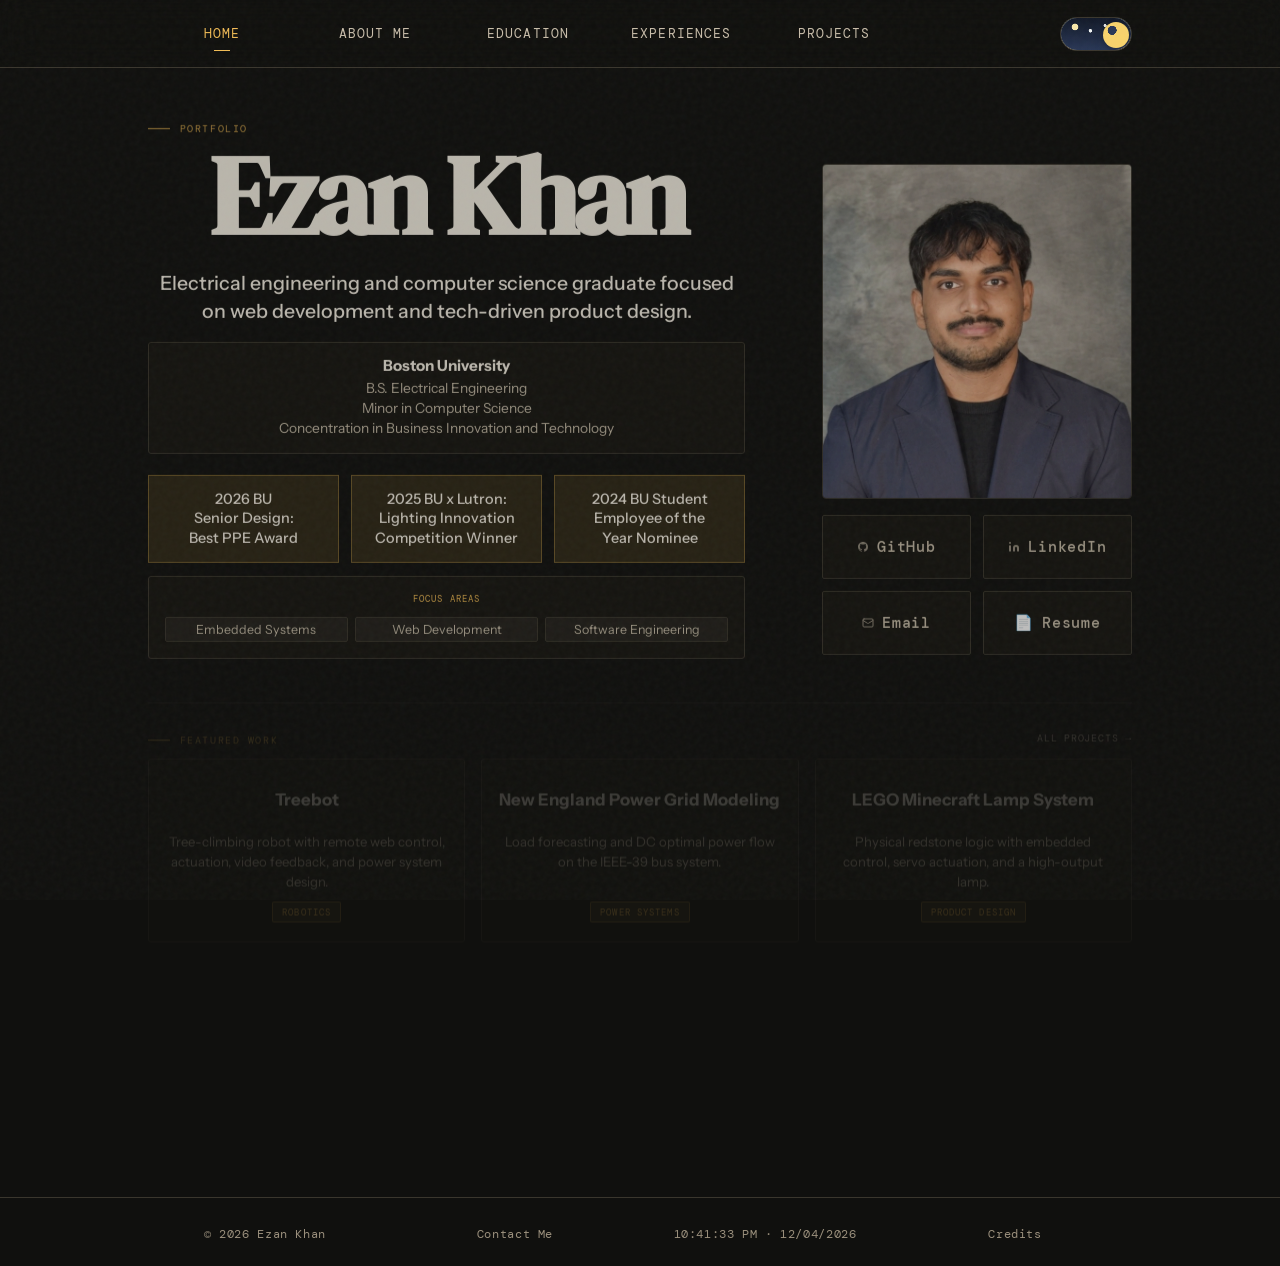
<file: index.html>
<!doctype html>
<html lang="en">
<head>
  <meta charset="utf-8">
  <meta name="viewport" content="width=device-width, initial-scale=1.0">
  <meta name="description" content="Ezan Khan's portfolio website.">
  <meta http-equiv="refresh" content="0; url=home/home.html">
  <title>Home | Ezan's Portfolio</title>
  <link rel="icon" href="sources/favicon/favicon.ico" sizes="any">
  <link rel="icon" type="image/png" sizes="32x32" href="sources/favicon/favicon-32x32.png">
  <link rel="icon" type="image/png" sizes="16x16" href="sources/favicon/favicon-16x16.png">
  <link rel="apple-touch-icon" href="sources/favicon/apple-touch-icon.png">
</head>
<body>
  <p><a href="home/home.html">Go to Ezan's Portfolio</a></p>
</body>
</html>
</file>
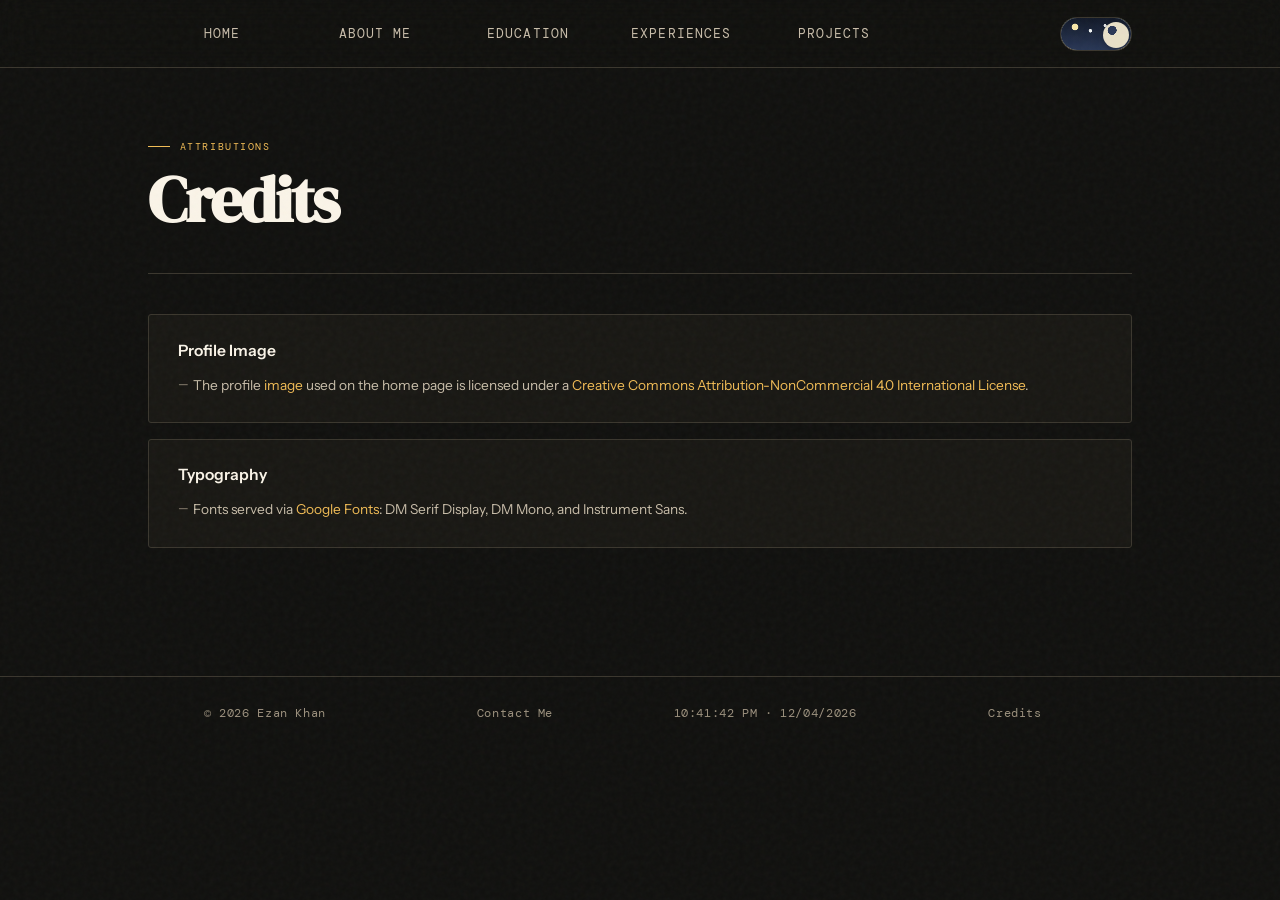
<file: credits/credits.html>
<!DOCTYPE html>
<html lang="en">
<head>
  <meta charset="UTF-8">
  <meta name="viewport" content="width=device-width, initial-scale=1.0">
  <title>Credits | Ezan's Portfolio</title>
  <link rel="icon" href="../sources/favicon/favicon.ico" sizes="any">
  <link rel="icon" type="image/png" sizes="32x32" href="../sources/favicon/favicon-32x32.png">
  <link rel="icon" type="image/png" sizes="16x16" href="../sources/favicon/favicon-16x16.png">
  <link rel="apple-touch-icon" href="../sources/favicon/apple-touch-icon.png">
  <link rel="stylesheet" href="../shared.css">
</head>
<body>

<header class="site-header">
  <button class="hamburger" id="nav-toggle" aria-label="Toggle menu">
    <span></span><span></span><span></span>
  </button>
  <nav class="site-nav" id="site-nav">
    <a href="../home/home.html">Home</a>
    <a href="../about/about.html">About Me</a>
    <a href="../education/education.html">Education</a>
    <a href="../experiences/experiences.html">Experiences</a>
    <a href="../projects/projects.html">Projects</a>
  </nav>
  <label class="theme-switch" for="theme-toggle" aria-label="Toggle light and dark theme">
    <input class="theme-checkbox" id="theme-toggle" type="checkbox">
    <span class="theme-track" aria-hidden="true">
      <span class="theme-thumb"></span>
    </span>
  </label>
</header>

<main class="page-content">

  <p class="eyebrow">Attributions</p>
  <h1 class="page-title">Credits</h1>
  <div class="divider"></div>

  <div class="entry-card" id="profile">
    <div class="card-header">
      <div class="card-title">Profile Image</div>
    </div>
    <ul class="card-bullets">
      <li>
        The profile <a href="../home/home.html">image</a> used on the home page is licensed under a
        <a href="https://creativecommons.org/licenses/by-nc/4.0/" target="_blank" rel="noopener noreferrer">
          Creative Commons Attribution-NonCommercial 4.0 International License</a>.
      </li>
    </ul>
  </div>

  <div class="entry-card">
    <div class="card-header">
      <div class="card-title">Typography</div>
    </div>
    <ul class="card-bullets">
      <li>Fonts served via <a href="https://fonts.google.com" target="_blank" rel="noopener">Google Fonts</a>: DM Serif Display, DM Mono, and Instrument Sans.</li>
    </ul>
  </div>

</main>

<footer class="site-footer">
  <span>© 2026 Ezan Khan</span>
  <a href="mailto:ezankhan2004@gmail.com">Contact Me</a>
  <span id="live-clock"></span>
  <div class="footer-links">
    <a href="credits.html">Credits</a>
  </div>
</footer>

<script src="../shared.js"></script>
</body>
</html>
</file>
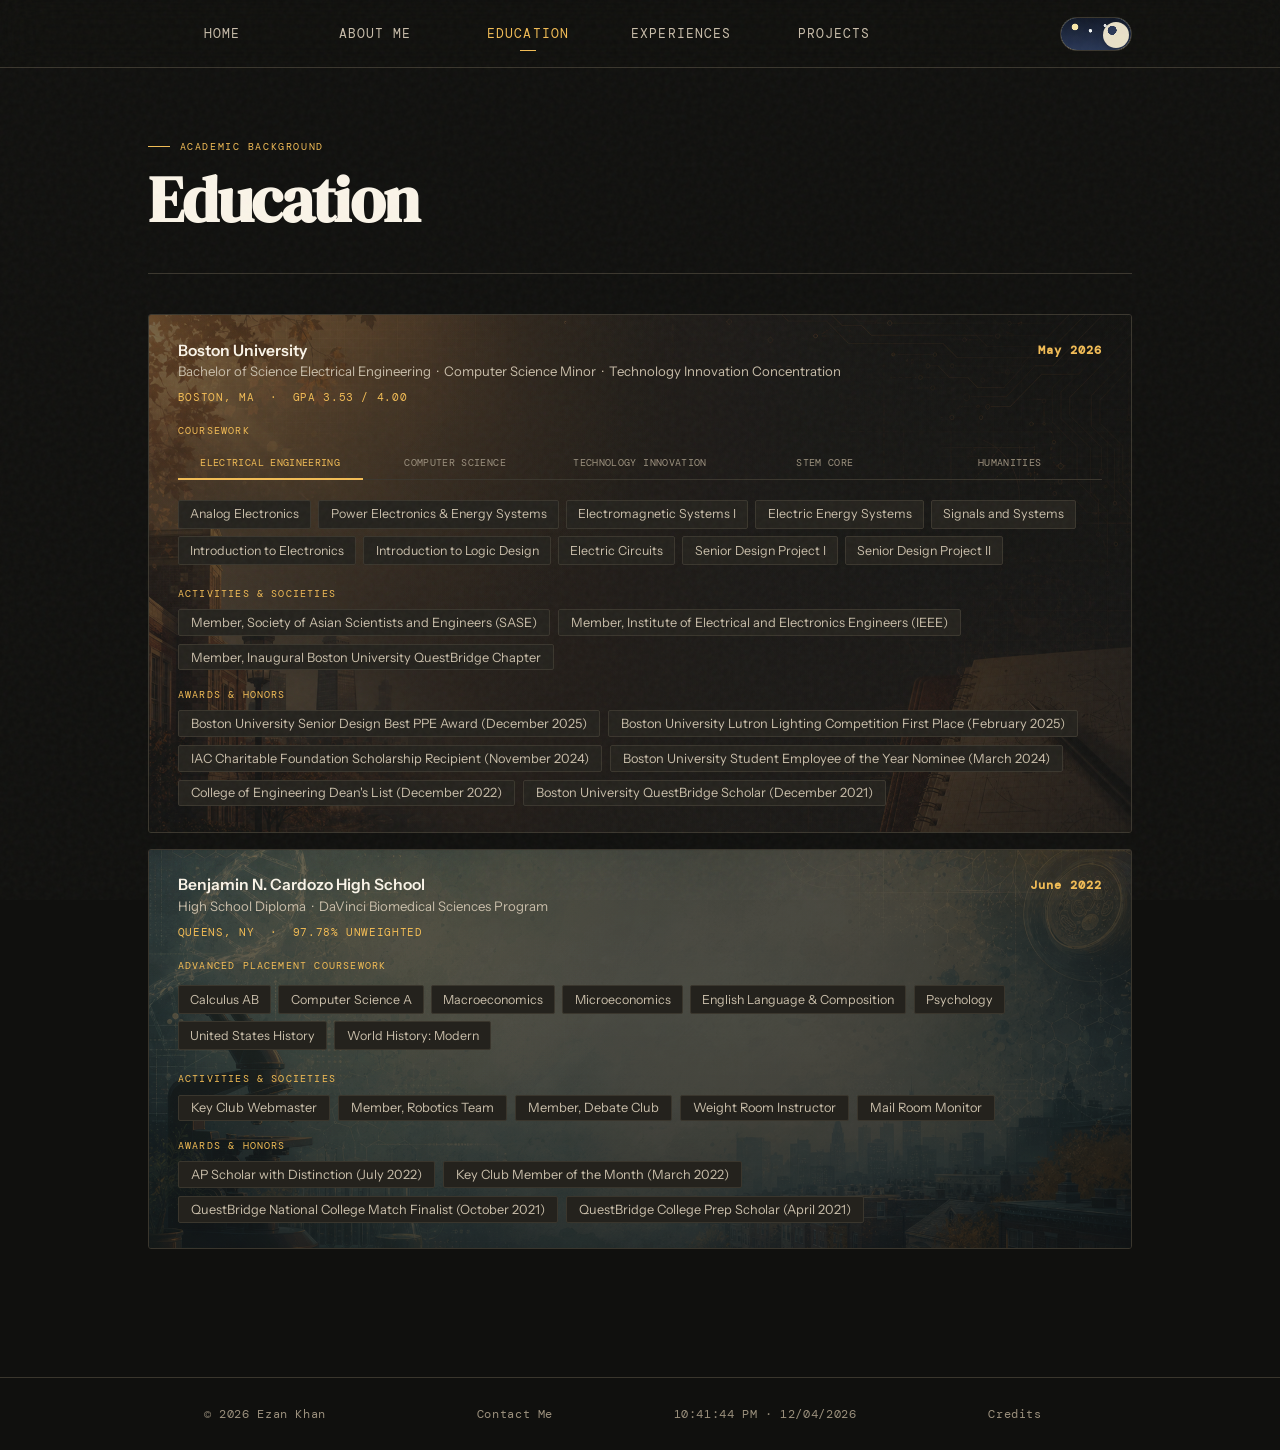
<file: education/education.html>
<!DOCTYPE html>
<html lang="en">
<head>
  <meta charset="UTF-8">
  <meta name="viewport" content="width=device-width, initial-scale=1.0">
  <title>Education | Ezan's Portfolio</title>
  <link rel="icon" href="../sources/favicon/favicon.ico" sizes="any">
  <link rel="icon" type="image/png" sizes="32x32" href="../sources/favicon/favicon-32x32.png">
  <link rel="icon" type="image/png" sizes="16x16" href="../sources/favicon/favicon-16x16.png">
  <link rel="apple-touch-icon" href="../sources/favicon/apple-touch-icon.png">
  <link rel="stylesheet" href="../shared.css">
  <link rel="stylesheet" href="education.css">
</head>
<body>

<header class="site-header">
  <button class="hamburger" id="nav-toggle" aria-label="Toggle menu">
    <span></span><span></span><span></span>
  </button>
  <nav class="site-nav" id="site-nav">
    <a href="../home/home.html">Home</a>
    <a href="../about/about.html">About Me</a>
    <a href="education.html" class="active">Education</a>
    <a href="../experiences/experiences.html">Experiences</a>
    <a href="../projects/projects.html">Projects</a>
  </nav>
  <label class="theme-switch" for="theme-toggle" aria-label="Toggle light and dark theme">
    <input class="theme-checkbox" id="theme-toggle" type="checkbox">
    <span class="theme-track" aria-hidden="true">
      <span class="theme-thumb"></span>
    </span>
  </label>
</header>

<main class="page-content">

  <p class="eyebrow">Academic Background</p>
  <h1 class="page-title">Education</h1>
  <div class="divider"></div>

  <!-- ── BOSTON UNIVERSITY ─────────────────────── -->
  <div class="entry-card education-card bu-card">
    <div class="card-header">
      <div class="card-header-left">
        <div class="card-title">Boston University</div>
        <div class="card-sub">Bachelor of Science Electrical Engineering &nbsp;·&nbsp; Computer Science Minor &nbsp;·&nbsp; Technology Innovation Concentration</div>
        <div class="card-meta">Boston, MA &nbsp;·&nbsp; GPA 3.53 / 4.00</div>
      </div>
      <span class="card-date">May 2026</span>
    </div>

    <div class="cw-label">Coursework</div>

    <div class="cw-tabs" role="tablist">
      <button class="cw-tab active" data-tab="ee" role="tab" aria-selected="true">Electrical Engineering</button>
      <button class="cw-tab" data-tab="cs" role="tab" aria-selected="false">Computer Science</button>
      <button class="cw-tab" data-tab="innovation" role="tab" aria-selected="false">Technology Innovation</button>
      <button class="cw-tab" data-tab="stem" role="tab" aria-selected="false">STEM Core</button>
      <button class="cw-tab" data-tab="humanities" role="tab" aria-selected="false">Humanities</button>
    </div>

    <div class="cw-panel active" id="tab-ee">
      <div class="course-grid">
        <a href="https://www.bu.edu/academics/eng/courses/eng-ec-412/" target="_blank" rel="noopener" class="course-pill">Analog Electronics</a>
        <a href="https://www.bu.edu/academics/eng/courses/eng-ec-583/" target="_blank" rel="noopener" class="course-pill">Power Electronics &amp; Energy Systems</a>
        <a href="https://www.bu.edu/academics/eng/courses/eng-ec-455/" target="_blank" rel="noopener" class="course-pill">Electromagnetic Systems I</a>
        <a href="https://www.bu.edu/academics/eng/courses/eng-ec-417/" target="_blank" rel="noopener" class="course-pill">Electric Energy Systems</a>
        <a href="https://www.bu.edu/academics/eng/courses/eng-ec-401/" target="_blank" rel="noopener" class="course-pill">Signals and Systems</a>
        <a href="https://www.bu.edu/academics/eng/courses/eng-ec-410/" target="_blank" rel="noopener" class="course-pill">Introduction to Electronics</a>
        <a href="https://www.bu.edu/academics/eng/courses/eng-ec-311/" target="_blank" rel="noopener" class="course-pill">Introduction to Logic Design</a>
        <a href="https://www.bu.edu/academics/eng/courses/eng-ek-307/" target="_blank" rel="noopener" class="course-pill">Electric Circuits</a>
        <a href="https://www.bu.edu/academics/eng/courses/eng-ec-463/" target="_blank" rel="noopener" class="course-pill">Senior Design Project I</a>
        <a href="https://www.bu.edu/academics/eng/courses/eng-ec-464/" target="_blank" rel="noopener" class="course-pill">Senior Design Project II</a>
      </div>
    </div>

    <div class="cw-panel" id="tab-cs">
      <div class="course-grid">
        <a href="https://www.bu.edu/academics/cas/courses/cas-cs-111/" target="_blank" rel="noopener" class="course-pill">Introduction to Computer Science I</a>
        <a href="https://www.bu.edu/academics/eng/courses/eng-ek-125/" target="_blank" rel="noopener" class="course-pill">Introduction to Programming for Engineers</a>
        <a href="https://www.bu.edu/academics/cas/courses/cas-cs-131/" target="_blank" rel="noopener" class="course-pill">Combinatoric Structures</a>
        <a href="https://www.bu.edu/academics/cas/courses/cas-cs-330/" target="_blank" rel="noopener" class="course-pill">Analysis of Algorithms</a>
        <a href="https://www.bu.edu/academics/eng/courses/eng-ec-327/" target="_blank" rel="noopener" class="course-pill">Introduction to Software Engineering</a>
        <a href="https://www.bu.edu/academics/eng/courses/eng-ec-441/" target="_blank" rel="noopener" class="course-pill">Introduction to Computer Networking</a>
        <a href="https://www.bu.edu/academics/cas/courses/cas-cs-103/" target="_blank" rel="noopener" class="course-pill">Internet Technologies &amp; Web Programming</a>
      </div>
    </div>

    <div class="cw-panel" id="tab-innovation">
      <div class="course-grid">
        <a href="https://www.bu.edu/academics/questrom/courses/qst-si-480/" target="_blank" rel="noopener" class="course-pill">Business of Technology Innovation</a>
        <a href="https://www.bu.edu/academics/questrom/courses/qst-si-482/" target="_blank" rel="noopener" class="course-pill">Strategy for Technology-Based Firms</a>
        <a href="https://www.bu.edu/academics/eng/courses/eng-me-518/" target="_blank" rel="noopener" class="course-pill">Product Quality</a>
      </div>
    </div>

    <div class="cw-panel" id="tab-stem">
      <div class="course-grid">
        <a href="https://www.bu.edu/academics/cas/courses/cas-ma-123/" target="_blank" rel="noopener" class="course-pill">Calculus I</a>
        <a href="https://www.bu.edu/academics/cas/courses/cas-ma-124/" target="_blank" rel="noopener" class="course-pill">Calculus II</a>
        <a href="https://www.bu.edu/academics/cas/courses/cas-ma-225/" target="_blank" rel="noopener" class="course-pill">Multivariate Calculus</a>
        <a href="https://www.bu.edu/academics/cas/courses/cas-ma-226/" target="_blank" rel="noopener" class="course-pill">Differential Equations</a>
        <a href="https://www.bu.edu/academics/cas/courses/cas-py-211/" target="_blank" rel="noopener" class="course-pill">General Physics I</a>
        <a href="https://www.bu.edu/academics/cas/courses/cas-py-212/" target="_blank" rel="noopener" class="course-pill">General Physics II</a>
        <a href="https://www.bu.edu/academics/cas/courses/cas-py-313/" target="_blank" rel="noopener" class="course-pill">Waves and Modern Physics</a>
        <a href="https://www.bu.edu/academics/cas/courses/cas-ch-131/" target="_blank" rel="noopener" class="course-pill">General Chemistry for Engineers</a>
        <a href="https://www.bu.edu/academics/eng/courses/eng-ek-103/" target="_blank" rel="noopener" class="course-pill">Computational Linear Algebra</a>
        <a href="https://www.bu.edu/academics/eng/courses/eng-ek-381/" target="_blank" rel="noopener" class="course-pill">Probability, Statistics &amp; Data Science for Engineers</a>
        <a href="https://www.bu.edu/academics/eng/courses/eng-ek-301/" target="_blank" rel="noopener" class="course-pill">Engineering Mechanics I</a>
        <a href="https://www.bu.edu/academics/eng/courses/eng-ek-210/" target="_blank" rel="noopener" class="course-pill">Introduction to Engineering Design</a>
        <a href="https://www.bu.edu/academics/eng/courses/eng-ek-131/" target="_blank" rel="noopener" class="course-pill">Introduction to Engineering</a>
      </div>
    </div>

    <div class="cw-panel" id="tab-humanities">
      <div class="course-grid">
        <a href="https://www.bu.edu/academics/cas/courses/cas-ph-155/" target="_blank" rel="noopener" class="course-pill">Politics and Philosophy</a>
        <a href="https://www.bu.edu/academics/cas/courses/cas-ph-100/" target="_blank" rel="noopener" class="course-pill">Introduction to Philosophy</a>
        <a href="https://www.bu.edu/academics/cas/courses/cas-lj-283/" target="_blank" rel="noopener" class="course-pill">Japanese Cinema, Culture &amp; Film</a>
        <a href="https://www.bu.edu/academics/cas/courses/cas-ir-349/" target="_blank" rel="noopener" class="course-pill">International Relations 1900–1945</a>
        <a href="https://www.bu.edu/academics/cas/courses/cas-wr-120/" target="_blank" rel="noopener" class="course-pill">First-Year Writing Seminar</a>
        <a href="https://www.bu.edu/academics/cas/courses/cas-wr-153/" target="_blank" rel="noopener" class="course-pill">Writing, Research &amp; Inquiry</a>
      </div>
    </div>

    <div class="hs-section">
      <div class="hs-label">Activities &amp; Societies</div>
      <div class="activities-list">
        <span class="activity-chip">Member, Society of Asian Scientists and Engineers (SASE)</span>
        <span class="activity-chip">Member, Institute of Electrical and Electronics Engineers (IEEE)</span>
        <span class="activity-chip">Member, Inaugural Boston University QuestBridge Chapter</span>
      </div>
    </div>

    <div class="hs-section">
      <div class="hs-label">Awards &amp; Honors</div>
      <div class="activities-list">
        <span class="activity-chip">Boston University Senior Design Best PPE Award (December 2025)</span>
        <span class="activity-chip">Boston University Lutron Lighting Competition First Place (February 2025)</span>
        <span class="activity-chip">IAC Charitable Foundation Scholarship Recipient (November 2024)</span>
        <span class="activity-chip">Boston University Student Employee of the Year Nominee (March 2024)</span>
        <span class="activity-chip">College of Engineering Dean's List (December 2022)</span>
        <span class="activity-chip">Boston University QuestBridge Scholar (December 2021)</span>
      </div>
    </div>
  </div>

  <!-- ── CARDOZO HIGH SCHOOL ───────────────────── -->
  <div class="entry-card education-card bnchs-card">
    <div class="card-header">
      <div class="card-header-left">
        <div class="card-title">Benjamin N. Cardozo High School</div>
        <div class="card-sub">High School Diploma &nbsp;·&nbsp; DaVinci Biomedical Sciences Program</div>
        <div class="card-meta">Queens, NY &nbsp;·&nbsp; 97.78% Unweighted</div>
      </div>
      <span class="card-date">June 2022</span>
    </div>

    <div class="hs-section">
      <div class="hs-label">Advanced Placement Coursework</div>
      <div class="course-grid">
        <a href="https://apstudents.collegeboard.org/courses/ap-calculus-ab" target="_blank" rel="noopener" class="course-pill">Calculus AB</a>
        <a href="https://apstudents.collegeboard.org/courses/ap-computer-science-a" target="_blank" rel="noopener" class="course-pill">Computer Science A</a>
        <a href="https://apstudents.collegeboard.org/courses/ap-macroeconomics" target="_blank" rel="noopener" class="course-pill">Macroeconomics</a>
        <a href="https://apstudents.collegeboard.org/courses/ap-microeconomics" target="_blank" rel="noopener" class="course-pill">Microeconomics</a>
        <a href="https://apstudents.collegeboard.org/courses/ap-english-language-and-composition" target="_blank" rel="noopener" class="course-pill">English Language &amp; Composition</a>
        <a href="https://apstudents.collegeboard.org/courses/ap-psychology" target="_blank" rel="noopener" class="course-pill">Psychology</a>
        <a href="https://apstudents.collegeboard.org/courses/ap-united-states-history" target="_blank" rel="noopener" class="course-pill">United States History</a>
        <a href="https://apstudents.collegeboard.org/courses/ap-world-history-modern" target="_blank" rel="noopener" class="course-pill">World History: Modern</a>
      </div>
    </div>

    <div class="hs-section">
      <div class="hs-label">Activities &amp; Societies</div>
      <div class="activities-list">
        <span class="activity-chip">Key Club Webmaster</span>
        <span class="activity-chip">Member, Robotics Team</span>
        <span class="activity-chip">Member, Debate Club</span>
        <span class="activity-chip">Weight Room Instructor</span>
        <span class="activity-chip">Mail Room Monitor</span>
      </div>
    </div>

    <div class="hs-section">
      <div class="hs-label">Awards &amp; Honors</div>
      <div class="activities-list">
        <span class="activity-chip">AP Scholar with Distinction (July 2022)</span>
        <span class="activity-chip">Key Club Member of the Month (March 2022)</span>
        <span class="activity-chip">QuestBridge National College Match Finalist (October 2021)</span>
        <span class="activity-chip">QuestBridge College Prep Scholar (April 2021)</span>
      </div>
    </div>
  </div>

</main>

<footer class="site-footer">
  <span>© 2026 Ezan Khan</span>
  <a href="mailto:ezankhan2004@gmail.com">Contact Me</a>
  <span id="live-clock"></span>
  <div class="footer-links">
    <a href="../credits/credits.html">Credits</a>
  </div>
</footer>

<script src="../shared.js"></script>
<script>
  document.querySelectorAll('.cw-tab').forEach(tab => {
    tab.addEventListener('click', () => {
      const target = tab.dataset.tab;
      document.querySelectorAll('.cw-tab').forEach(t => {
        t.classList.remove('active');
        t.setAttribute('aria-selected', 'false');
      });
      document.querySelectorAll('.cw-panel').forEach(p => p.classList.remove('active'));
      tab.classList.add('active');
      tab.setAttribute('aria-selected', 'true');
      document.getElementById('tab-' + target).classList.add('active');
    });
  });
</script>
</body>
</html>
</file>
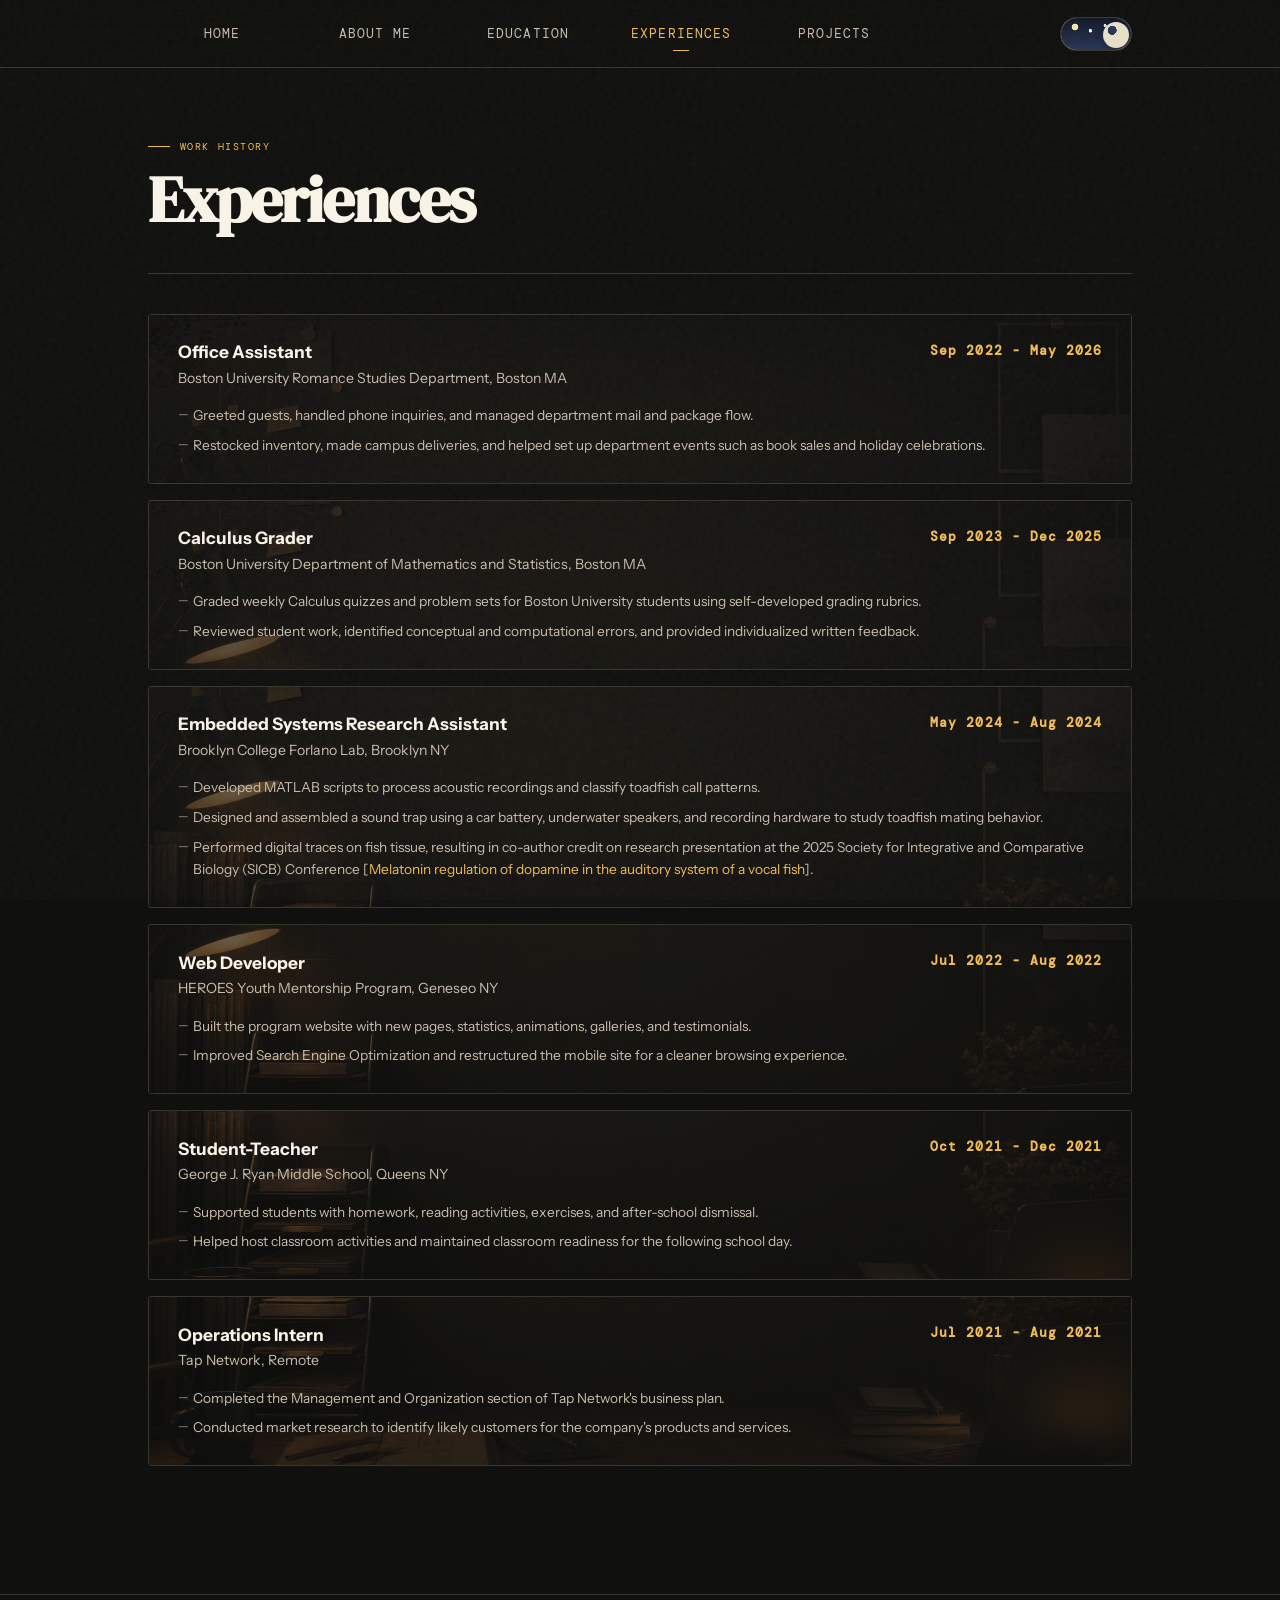
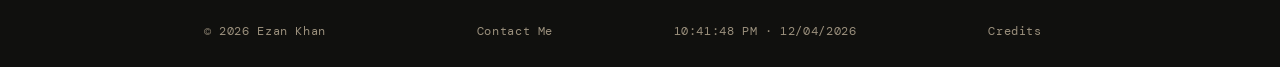
<file: experiences/experiences.html>
<!DOCTYPE html>
<html lang="en">
<head>
  <meta charset="UTF-8">
  <meta name="viewport" content="width=device-width, initial-scale=1.0">
  <title>Experiences | Ezan's Portfolio</title>
  <link rel="icon" href="../sources/favicon/favicon.ico" sizes="any">
  <link rel="icon" type="image/png" sizes="32x32" href="../sources/favicon/favicon-32x32.png">
  <link rel="icon" type="image/png" sizes="16x16" href="../sources/favicon/favicon-16x16.png">
  <link rel="apple-touch-icon" href="../sources/favicon/apple-touch-icon.png">
  <link rel="stylesheet" href="../shared.css">
  <link rel="stylesheet" href="experiences.css">
</head>
<body>

<header class="site-header">
  <button class="hamburger" id="nav-toggle" aria-label="Toggle menu">
    <span></span><span></span><span></span>
  </button>
  <nav class="site-nav" id="site-nav">
    <a href="../home/home.html">Home</a>
    <a href="../about/about.html">About Me</a>
    <a href="../education/education.html">Education</a>
    <a href="experiences.html" class="active">Experiences</a>
    <a href="../projects/projects.html">Projects</a>
  </nav>
  <label class="theme-switch" for="theme-toggle" aria-label="Toggle light and dark theme">
    <input class="theme-checkbox" id="theme-toggle" type="checkbox">
    <span class="theme-track" aria-hidden="true">
      <span class="theme-thumb"></span>
    </span>
  </label>
</header>

<main class="page-content">

  <p class="eyebrow">Work History</p>
  <h1 class="page-title">Experiences</h1>
  <div class="divider"></div>

  <div class="entry-card exp-card">
    <div class="card-header">
      <div class="card-header-left">
        <div class="card-title">Office Assistant</div>
        <div class="card-sub">Boston University Romance Studies Department, Boston MA</div>
      </div>
      <span class="card-date">Sep 2022 - May 2026</span>
    </div>
    <ul class="card-bullets">
      <li>Greeted guests, handled phone inquiries, and managed department mail and package flow.</li>
      <li>Restocked inventory, made campus deliveries, and helped set up department events such as book sales and holiday celebrations.</li>
    </ul>
  </div>

  <div class="entry-card exp-card">
    <div class="card-header">
      <div class="card-header-left">
        <div class="card-title">Calculus Grader</div>
        <div class="card-sub">Boston University Department of Mathematics and Statistics, Boston MA</div>
      </div>
      <span class="card-date">Sep 2023 - Dec 2025</span>
    </div>
    <ul class="card-bullets">
      <li>Graded weekly Calculus quizzes and problem sets for Boston University students using self-developed grading rubrics.</li>
      <li>Reviewed student work, identified conceptual and computational errors, and provided individualized written feedback.</li>
    </ul>
  </div>

  <div class="entry-card exp-card">
    <div class="card-header">
      <div class="card-header-left">
        <div class="card-title">Embedded Systems Research Assistant</div>
        <div class="card-sub">Brooklyn College Forlano Lab, Brooklyn NY</div>
      </div>
      <span class="card-date">May 2024 - Aug 2024</span>
    </div>
    <ul class="card-bullets">
      <li>Developed MATLAB scripts to process acoustic recordings and classify toadfish call patterns.</li>
      <li>Designed and assembled a sound trap using a car battery, underwater speakers, and recording hardware to study toadfish mating behavior.</li>
      <li>Performed digital traces on fish tissue, resulting in co-author credit on research presentation at the 2025 Society for Integrative and Comparative Biology (SICB) Conference [<a href="https://s3.amazonaws.com/xcdshared/sicb/app_content/2318_1217024207.pdf" target="_blank" rel="noopener">Melatonin regulation of dopamine in the auditory system of a vocal fish</a>].</li>
    </ul>
  </div>

  <div class="entry-card exp-card">
    <div class="card-header">
      <div class="card-header-left">
        <div class="card-title">Web Developer</div>
        <div class="card-sub">HEROES Youth Mentorship Program, Geneseo NY</div>
      </div>
      <span class="card-date">Jul 2022 - Aug 2022</span>
    </div>
    <ul class="card-bullets">
      <li>Built the program website with new pages, statistics, animations, galleries, and testimonials.</li>
      <li>Improved Search Engine Optimization and restructured the mobile site for a cleaner browsing experience.</li>
    </ul>
  </div>

  <div class="entry-card exp-card">
    <div class="card-header">
      <div class="card-header-left">
        <div class="card-title">Student-Teacher</div>
        <div class="card-sub">George J. Ryan Middle School, Queens NY</div>
      </div>
      <span class="card-date">Oct 2021 - Dec 2021</span>
    </div>
    <ul class="card-bullets">
      <li>Supported students with homework, reading activities, exercises, and after-school dismissal.</li>
      <li>Helped host classroom activities and maintained classroom readiness for the following school day.</li>
    </ul>
  </div>

  <div class="entry-card exp-card">
    <div class="card-header">
      <div class="card-header-left">
        <div class="card-title">Operations Intern</div>
        <div class="card-sub">Tap Network, Remote</div>
      </div>
      <span class="card-date">Jul 2021 - Aug 2021</span>
    </div>
    <ul class="card-bullets">
      <li>Completed the Management and Organization section of Tap Network's business plan.</li>
      <li>Conducted market research to identify likely customers for the company's products and services.</li>
    </ul>
  </div>

</main>

<footer class="site-footer">
  <span>© 2026 Ezan Khan</span>
  <a href="mailto:ezankhan2004@gmail.com">Contact Me</a>
  <span id="live-clock"></span>
  <div class="footer-links">
    <a href="../credits/credits.html">Credits</a>
  </div>
</footer>

<script src="../shared.js"></script>
</body>
</html>
</file>
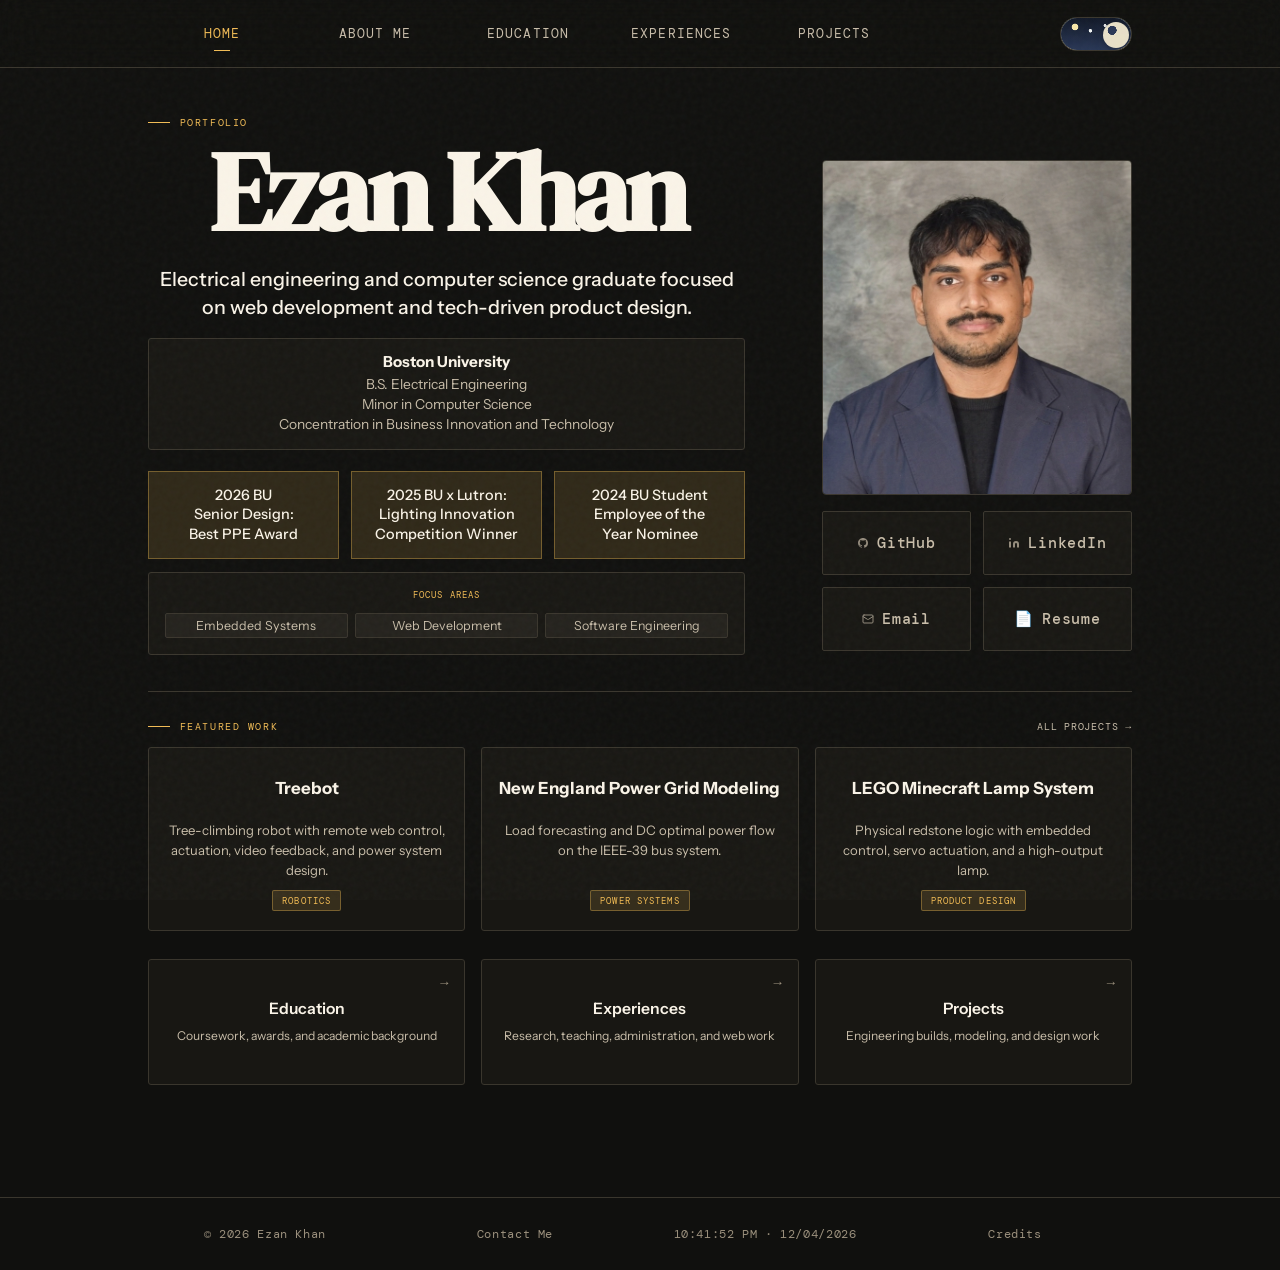
<file: home/home.html>
<!DOCTYPE html>
<html lang="en">
<head>
  <meta charset="UTF-8">
  <meta name="viewport" content="width=device-width, initial-scale=1.0">
  <meta name="description" content="Ezan Khan - Electrical engineering and computer science graduate focused on web development and tech-driven product design.">
  <title>Home | Ezan's Portfolio</title>
  <link rel="icon" href="../sources/favicon/favicon.ico" sizes="any">
  <link rel="icon" type="image/png" sizes="32x32" href="../sources/favicon/favicon-32x32.png">
  <link rel="icon" type="image/png" sizes="16x16" href="../sources/favicon/favicon-16x16.png">
  <link rel="apple-touch-icon" href="../sources/favicon/apple-touch-icon.png">
  <link rel="stylesheet" href="../shared.css">
  <link rel="stylesheet" href="home.css">
</head>
<body>

<header class="site-header">
  <button class="hamburger" id="nav-toggle" aria-label="Toggle menu">
    <span></span><span></span><span></span>
  </button>
  <nav class="site-nav" id="site-nav">
    <a href="home.html" class="active">Home</a>
    <a href="../about/about.html">About Me</a>
    <a href="../education/education.html">Education</a>
    <a href="../experiences/experiences.html">Experiences</a>
    <a href="../projects/projects.html">Projects</a>
  </nav>
  <label class="theme-switch" for="theme-toggle" aria-label="Toggle light and dark theme">
    <input class="theme-checkbox" id="theme-toggle" type="checkbox">
    <span class="theme-track" aria-hidden="true">
      <span class="theme-thumb"></span>
    </span>
  </label>
</header>

<main class="page-content">

  <section class="hero">

    <div class="hero-text">
      <p class="eyebrow">Portfolio</p>
      <h1 class="hero-name">Ezan Khan</h1>

      <div class="hero-bio">
        <p class="bio-degree">Electrical engineering and computer science graduate focused on web development and tech-driven product design.</p>
        <div class="education-summary">
          <strong>Boston University</strong>
          <span>B.S. Electrical Engineering</span>
          <span>Minor in Computer Science</span>
          <span>Concentration in Business Innovation and Technology</span>
        </div>
      </div>

      <div class="hero-highlights" aria-label="Portfolio highlights">
        <div class="highlight-item">
          <span class="highlight-value">2026 BU Senior Design:<br>Best PPE Award</span>
        </div>
        <div class="highlight-item">
          <span class="highlight-value">2025 BU x Lutron: Lighting Innovation Competition Winner</span>
        </div>
        <div class="highlight-item">
          <span class="highlight-value">2024 BU Student Employee of the Year Nominee</span>
        </div>
      </div>

      <div class="focus-panel">
        <div class="focus-label">Focus Areas</div>
        <div class="focus-list">
          <span>Embedded Systems</span>
          <span>Web Development</span>
          <span>Software Engineering</span>
        </div>
      </div>

    </div>

    <div class="hero-aside">
      <div class="profile-wrap">
        <img src="../sources/profile.jpg" alt="Ezan Khan">
      </div>
      <div class="hero-contact" aria-label="Contact links">
        <a href="https://github.com/Ezan19" target="_blank" rel="noopener" class="contact-chip">
          <svg width="12" height="12" viewBox="0 0 24 24" fill="currentColor"><path d="M12 2C6.477 2 2 6.484 2 12.017c0 4.425 2.865 8.18 6.839 9.504.5.092.682-.217.682-.483 0-.237-.008-.868-.013-1.703-2.782.605-3.369-1.343-3.369-1.343-.454-1.158-1.11-1.466-1.11-1.466-.908-.62.069-.608.069-.608 1.003.07 1.531 1.032 1.531 1.032.892 1.53 2.341 1.088 2.91.832.092-.647.35-1.088.636-1.338-2.22-.253-4.555-1.113-4.555-4.951 0-1.093.39-1.988 1.029-2.688-.103-.253-.446-1.272.098-2.65 0 0 .84-.27 2.75 1.026A9.564 9.564 0 0 1 12 6.844a9.59 9.59 0 0 1 2.504.337c1.909-1.296 2.747-1.027 2.747-1.027.546 1.379.202 2.398.1 2.651.64.7 1.028 1.595 1.028 2.688 0 3.848-2.339 4.695-4.566 4.943.359.309.678.92.678 1.855 0 1.338-.012 2.419-.012 2.747 0 .268.18.58.688.482A10.02 10.02 0 0 0 22 12.017C22 6.484 17.522 2 12 2z"/></svg>
          GitHub
        </a>
        <a href="https://linkedin.com/in/ezan-khan" target="_blank" rel="noopener" class="contact-chip">
          <svg width="12" height="12" viewBox="0 0 24 24" fill="currentColor"><path d="M16 8a6 6 0 0 1 6 6v7h-4v-7a2 2 0 0 0-2-2 2 2 0 0 0-2 2v7h-4v-7a6 6 0 0 1 6-6z"/><rect x="2" y="9" width="4" height="12"/><circle cx="4" cy="4" r="2"/></svg>
          LinkedIn
        </a>
        <a href="mailto:ezankhan2004@gmail.com" class="contact-chip">
          <svg width="12" height="12" viewBox="0 0 24 24" fill="none" stroke="currentColor" stroke-width="2" stroke-linecap="round" stroke-linejoin="round"><rect x="2" y="4" width="20" height="16" rx="2"/><path d="m22 7-8.97 5.7a1.94 1.94 0 0 1-2.06 0L2 7"/></svg>
          Email
        </a>
        <a href="../sources/Ezan%20Resume%2006.25.26.pdf" target="_blank" rel="noopener" class="contact-chip resume-chip"><span aria-hidden="true">📄</span> Resume</a>
      </div>
    </div>

  </section>

  <section class="featured-work" aria-labelledby="featured-heading">
    <div class="section-heading">
      <p class="eyebrow" id="featured-heading">Featured Work</p>
      <a href="../projects/projects.html" class="section-link">All Projects &rarr;</a>
    </div>

    <div class="feature-grid">
      <a href="../projects/projects.html" class="feature-card">
        <strong>Treebot</strong>
        <span class="feature-desc">Tree-climbing robot with remote web control, actuation, video feedback, and power system design.</span>
        <span class="feature-kicker">Robotics</span>
      </a>
      <a href="../projects/projects.html" class="feature-card">
        <strong>New England Power Grid Modeling</strong>
        <span class="feature-desc">Load forecasting and DC optimal power flow on the IEEE-39 bus system.</span>
        <span class="feature-kicker">Power Systems</span>
      </a>
      <a href="../projects/projects.html" class="feature-card">
        <strong>LEGO Minecraft Lamp System</strong>
        <span class="feature-desc">Physical redstone logic with embedded control, servo actuation, and a high-output lamp.</span>
        <span class="feature-kicker">Product Design</span>
      </a>
    </div>
  </section>

  <section class="quick-nav">
    <a href="../education/education.html" class="qcard">
      <span class="qcard-title">Education</span>
      <span class="qcard-sub">Coursework, awards, and academic background</span>
      <span class="qcard-arrow">&rarr;</span>
    </a>
    <a href="../experiences/experiences.html" class="qcard">
      <span class="qcard-title">Experiences</span>
      <span class="qcard-sub">Research, teaching, administration, and web work</span>
      <span class="qcard-arrow">&rarr;</span>
    </a>
    <a href="../projects/projects.html" class="qcard">
      <span class="qcard-title">Projects</span>
      <span class="qcard-sub">Engineering builds, modeling, and design work</span>
      <span class="qcard-arrow">&rarr;</span>
    </a>
  </section>

</main>

<footer class="site-footer">
  <span>© 2026 Ezan Khan</span>
  <a href="mailto:ezankhan2004@gmail.com">Contact Me</a>
  <span id="live-clock"></span>
  <div class="footer-links">
    <a href="../credits/credits.html">Credits</a>
  </div>
</footer>

<script src="../shared.js"></script>
</body>
</html>
</file>
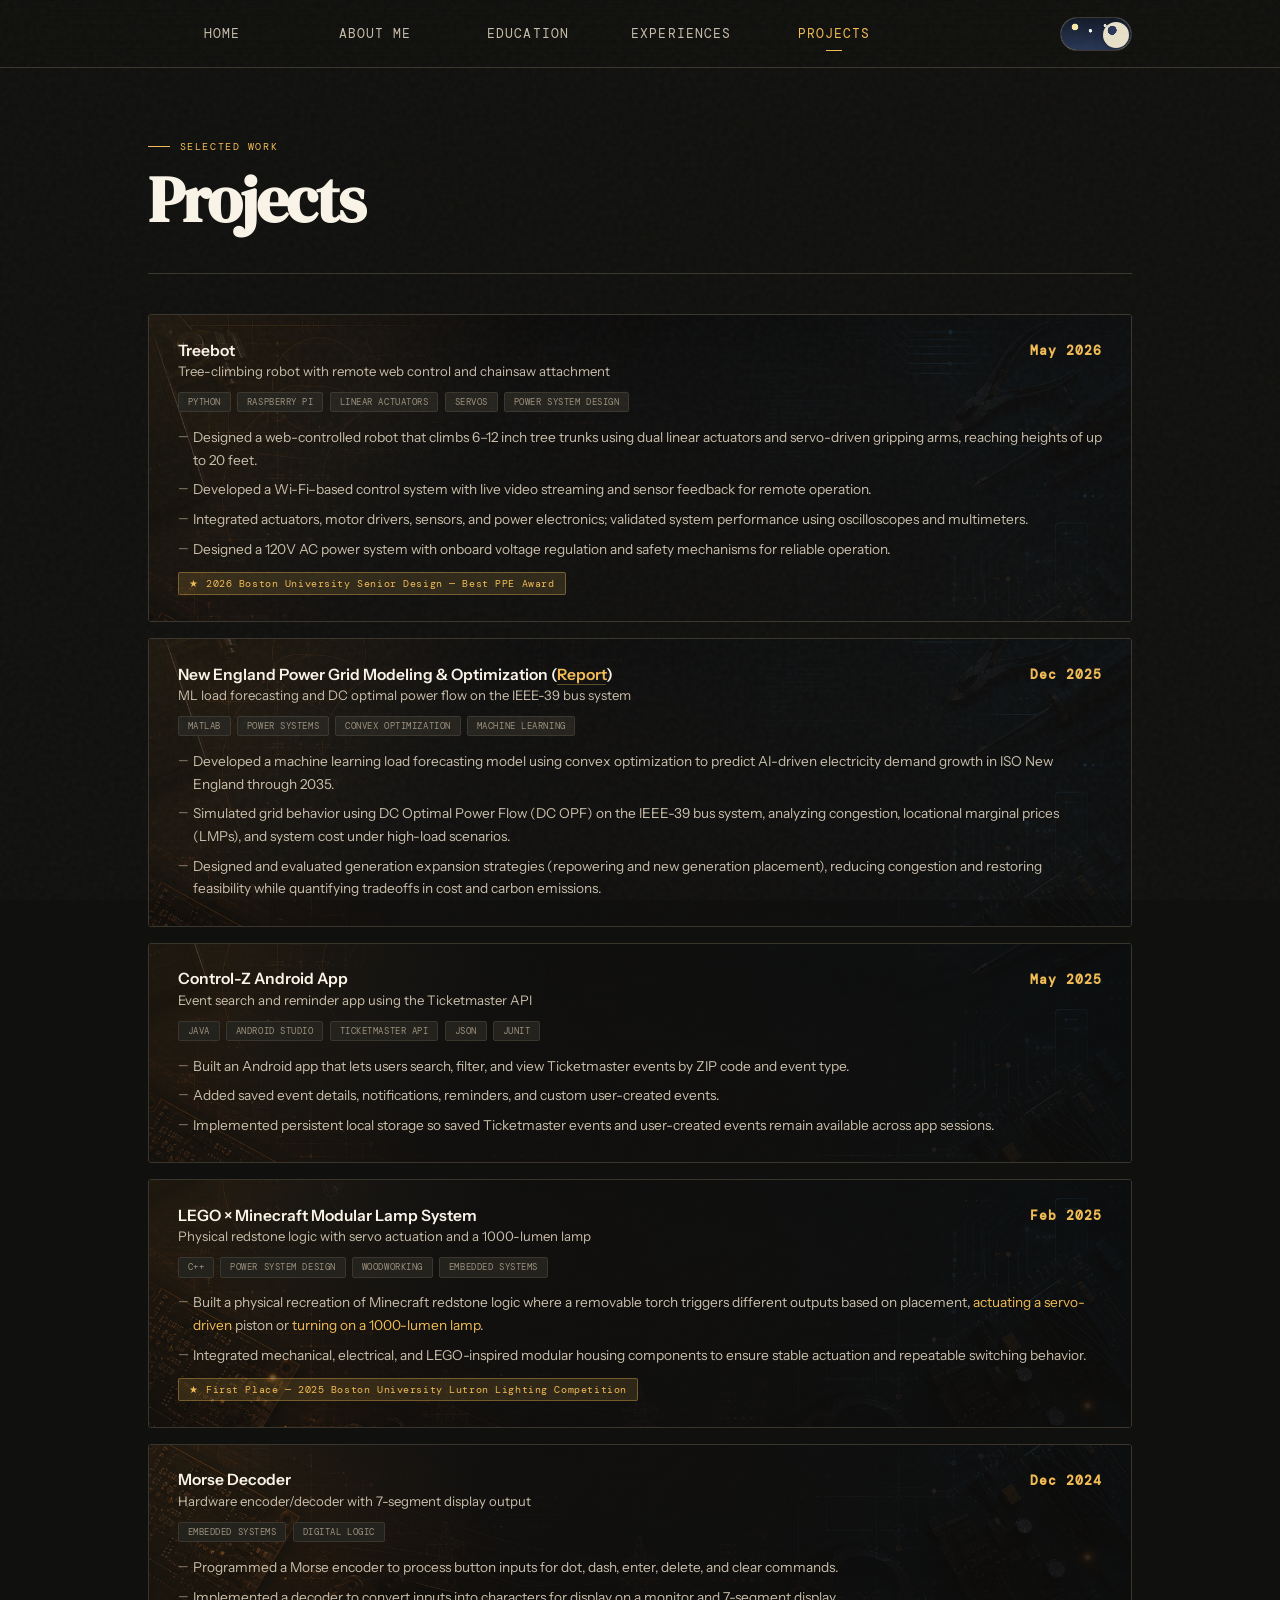
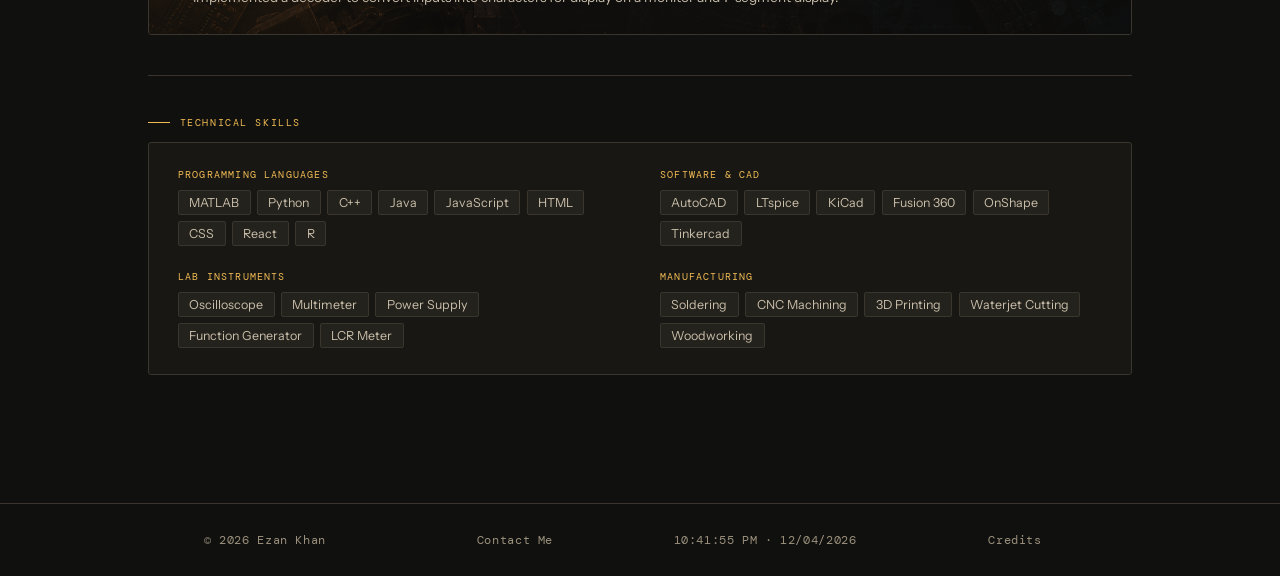
<file: projects/projects.html>
<!DOCTYPE html>
<html lang="en">
<head>
  <meta charset="UTF-8">
  <meta name="viewport" content="width=device-width, initial-scale=1.0">
  <title>Projects | Ezan's Portfolio</title>
  <link rel="icon" href="../sources/favicon/favicon.ico" sizes="any">
  <link rel="icon" type="image/png" sizes="32x32" href="../sources/favicon/favicon-32x32.png">
  <link rel="icon" type="image/png" sizes="16x16" href="../sources/favicon/favicon-16x16.png">
  <link rel="apple-touch-icon" href="../sources/favicon/apple-touch-icon.png">
  <link rel="stylesheet" href="../shared.css">
  <link rel="stylesheet" href="projects.css">
</head>
<body>

<header class="site-header">
  <button class="hamburger" id="nav-toggle" aria-label="Toggle menu">
    <span></span><span></span><span></span>
  </button>
  <nav class="site-nav" id="site-nav">
    <a href="../home/home.html">Home</a>
    <a href="../about/about.html">About Me</a>
    <a href="../education/education.html">Education</a>
    <a href="../experiences/experiences.html">Experiences</a>
    <a href="projects.html" class="active">Projects</a>
  </nav>
  <label class="theme-switch" for="theme-toggle" aria-label="Toggle light and dark theme">
    <input class="theme-checkbox" id="theme-toggle" type="checkbox">
    <span class="theme-track" aria-hidden="true">
      <span class="theme-thumb"></span>
    </span>
  </label>
</header>

<main class="page-content">

  <p class="eyebrow">Selected Work</p>
  <h1 class="page-title">Projects</h1>
  <div class="divider"></div>

  <div class="entry-card project-card">
    <div class="card-header">
      <div>
        <div class="card-title">Treebot</div>
        <div class="card-sub">Tree-climbing robot with remote web control and chainsaw attachment</div>
      </div>
      <span class="card-date">May 2026</span>
    </div>
    <div class="card-tags">
      <span class="tag">Python</span><span class="tag">Raspberry Pi</span>
      <span class="tag">Linear Actuators</span><span class="tag">Servos</span>
      <span class="tag">Power System Design</span>
    </div>
    <ul class="card-bullets">
      <li>Designed a web-controlled robot that climbs 6–12 inch tree trunks using dual linear actuators and servo-driven gripping arms, reaching heights of up to 20 feet.</li>
      <li>Developed a Wi-Fi–based control system with live video streaming and sensor feedback for remote operation.</li>
      <li>Integrated actuators, motor drivers, sensors, and power electronics; validated system performance using oscilloscopes and multimeters.</li>
      <li>Designed a 120V AC power system with onboard voltage regulation and safety mechanisms for reliable operation.</li>
    </ul>
    <div class="award">2026 Boston University Senior Design — Best PPE Award</div>
  </div>

  <div class="entry-card project-card">
    <div class="card-header">
      <div>
        <div class="card-title">New England Power Grid Modeling &amp; Optimization (<a href="../sources/projects/ec417%20report.pdf" target="_blank" rel="noopener">Report</a>)</div>
        <div class="card-sub">ML load forecasting and DC optimal power flow on the IEEE-39 bus system</div>
      </div>
      <span class="card-date">Dec 2025</span>
    </div>
    <div class="card-tags">
      <span class="tag">MATLAB</span><span class="tag">Power Systems</span>
      <span class="tag">Convex Optimization</span><span class="tag">Machine Learning</span>
    </div>
    <ul class="card-bullets">
      <li>Developed a machine learning load forecasting model using convex optimization to predict AI-driven electricity demand growth in ISO New England through 2035.</li>
      <li>Simulated grid behavior using DC Optimal Power Flow (DC OPF) on the IEEE-39 bus system, analyzing congestion, locational marginal prices (LMPs), and system cost under high-load scenarios.</li>
      <li>Designed and evaluated generation expansion strategies (repowering and new generation placement), reducing congestion and restoring feasibility while quantifying tradeoffs in cost and carbon emissions.</li>
    </ul>
  </div>

  <div class="entry-card project-card">
    <div class="card-header">
      <div>
        <div class="card-title">Control-Z Android App</div>
        <div class="card-sub">Event search and reminder app using the Ticketmaster API</div>
      </div>
      <span class="card-date">May 2025</span>
    </div>
    <div class="card-tags">
      <span class="tag">Java</span><span class="tag">Android Studio</span>
      <span class="tag">Ticketmaster API</span><span class="tag">JSON</span>
      <span class="tag">JUnit</span>
    </div>
    <ul class="card-bullets">
      <li>Built an Android app that lets users search, filter, and view Ticketmaster events by ZIP code and event type.</li>
      <li>Added saved event details, notifications, reminders, and custom user-created events.</li>
      <li>Implemented persistent local storage so saved Ticketmaster events and user-created events remain available across app sessions.</li>
    </ul>
  </div>

  <div class="entry-card project-card">
    <div class="card-header">
      <div>
        <div class="card-title">LEGO × Minecraft Modular Lamp System</div>
        <div class="card-sub">Physical redstone logic with servo actuation and a 1000-lumen lamp</div>
      </div>
      <span class="card-date">Feb 2025</span>
    </div>
    <div class="card-tags">
      <span class="tag">C++</span><span class="tag">Power System Design</span>
      <span class="tag">Woodworking</span><span class="tag">Embedded Systems</span>
    </div>
    <ul class="card-bullets">
      <li>Built a physical recreation of Minecraft redstone logic where a removable torch triggers different outputs based on placement, <a href="../sources/projects/1.%20piston.gif" target="_blank" rel="noopener">actuating a servo-driven</a> piston or <a href="../sources/projects/2.%20lamp.gif" target="_blank" rel="noopener">turning on a 1000-lumen lamp</a>.</li>
      <li>Integrated mechanical, electrical, and LEGO-inspired modular housing components to ensure stable actuation and repeatable switching behavior.</li>
    </ul>
    <a class="award award-link" href="https://www.bu.edu/eng/academics/teaching-and-innovation/singh-imagineering-lab-silab/competitions/lutron-lighting-competition/lutron-2025-competition/" target="_blank" rel="noopener">First Place — 2025 Boston University Lutron Lighting Competition</a>
  </div>

  <div class="entry-card project-card">
    <div class="card-header">
      <div>
        <div class="card-title">Morse Decoder</div>
        <div class="card-sub">Hardware encoder/decoder with 7-segment display output</div>
      </div>
      <span class="card-date">Dec 2024</span>
    </div>
    <div class="card-tags">
      <span class="tag">Embedded Systems</span><span class="tag">Digital Logic</span>
    </div>
    <ul class="card-bullets">
      <li>Programmed a Morse encoder to process button inputs for dot, dash, enter, delete, and clear commands.</li>
      <li>Implemented a decoder to convert inputs into characters for display on a monitor and 7-segment display.</li>
    </ul>
  </div>

  <div class="divider"></div>

  <p class="eyebrow">Technical Skills</p>

  <div class="entry-card">
    <div class="skills-grid">
      <div class="skill-group">
        <div class="skill-heading">Programming Languages</div>
        <div class="skill-pills">
          <span class="skill-pill">MATLAB</span>
          <span class="skill-pill">Python</span>
          <span class="skill-pill">C++</span>
          <span class="skill-pill">Java</span>
          <span class="skill-pill">JavaScript</span>
          <span class="skill-pill">HTML</span>
          <span class="skill-pill">CSS</span>
          <span class="skill-pill">React</span>
          <span class="skill-pill">R</span>
        </div>
      </div>
      <div class="skill-group">
        <div class="skill-heading">Software &amp; CAD</div>
        <div class="skill-pills">
          <span class="skill-pill">AutoCAD</span>
          <span class="skill-pill">LTspice</span>
          <span class="skill-pill">KiCad</span>
          <span class="skill-pill">Fusion 360</span>
          <span class="skill-pill">OnShape</span>
          <span class="skill-pill">Tinkercad</span>
        </div>
      </div>
      <div class="skill-group">
        <div class="skill-heading">Lab Instruments</div>
        <div class="skill-pills">
          <span class="skill-pill">Oscilloscope</span>
          <span class="skill-pill">Multimeter</span>
          <span class="skill-pill">Power Supply</span>
          <span class="skill-pill">Function Generator</span>
          <span class="skill-pill">LCR Meter</span>
        </div>
      </div>
      <div class="skill-group">
        <div class="skill-heading">Manufacturing</div>
        <div class="skill-pills">
          <span class="skill-pill">Soldering</span>
          <span class="skill-pill">CNC Machining</span>
          <span class="skill-pill">3D Printing</span>
          <span class="skill-pill">Waterjet Cutting</span>
          <span class="skill-pill">Woodworking</span>
        </div>
      </div>
    </div>
  </div>

</main>

<footer class="site-footer">
  <span>© 2026 Ezan Khan</span>
  <a href="mailto:ezankhan2004@gmail.com">Contact Me</a>
  <span id="live-clock"></span>
  <div class="footer-links">
    <a href="../credits/credits.html">Credits</a>
  </div>
</footer>

<script src="../shared.js"></script>
</body>
</html>
</file>
<file: shared.css>
@import url('https://fonts.googleapis.com/css2?family=DM+Serif+Display:ital@0;1&family=DM+Mono:wght@300;400;500&family=Instrument+Sans:ital,wght@0,400;0,500;0,600;1,400&display=swap');

:root {
  --bg:           #10100E;
  --surface:      #181713;
  --surface-2:    #24221D;
  --border:       #3A362D;
  --accent:       #F2BC55;
  --accent-dim:   #D79A2B;
  --accent-contrast: #10100E;
  --accent-glow:  rgba(242,188,85,0.14);
  --accent-border: rgba(242,188,85,0.35);
  --text:         #FAF4E8;
  --text-dim:     #C9BEAA;
  --text-muted:   #9B907D;
  --chrome-bg:    rgba(16,16,14,0.88);
  --page-max:      1080px;
  --page-pad:      clamp(1.5rem, 4vw, 3rem);
  --radius:       3px;
  --header-h:     68px;
  --transition:   0.2s cubic-bezier(0.4,0,0.2,1);
  color-scheme: dark;
}

:root[data-theme="light"] {
  --bg:           #E7DED1;
  --surface:      #F0E8DC;
  --surface-2:    #DDD2C2;
  --border:       #C5B8A5;
  --accent:       #8B570F;
  --accent-dim:   #6B420B;
  --accent-contrast: #F4EDE2;
  --accent-glow:  rgba(139,87,15,0.13);
  --accent-border: rgba(139,87,15,0.30);
  --text:         #221E18;
  --text-dim:     #554B3D;
  --text-muted:   #746754;
  --chrome-bg:    rgba(231,222,209,0.90);
  color-scheme: light;
}

*, *::before, *::after { margin: 0; box-sizing: border-box; }
html { scroll-behavior: smooth; }

body {
  background: var(--bg);
  font-family: 'Instrument Sans', sans-serif;
  color: var(--text);
  min-height: 100vh;
  overflow-x: hidden;
}

/* subtle grain */
body::after {
  content: '';
  position: fixed; inset: 0;
  background-image: url("data:image/svg+xml,%3Csvg viewBox='0 0 200 200' xmlns='http://www.w3.org/2000/svg'%3E%3Cfilter id='n'%3E%3CfeTurbulence type='fractalNoise' baseFrequency='0.85' numOctaves='4' stitchTiles='stitch'/%3E%3C/filter%3E%3Crect width='100%25' height='100%25' filter='url(%23n)' opacity='0.035'/%3E%3C/svg%3E");
  pointer-events: none;
  z-index: 9999;
}

/* ── HEADER ─────────────────────────────────── */
.site-header {
  position: fixed; top: 0; left: 0; right: 0;
  height: var(--header-h);
  background: var(--chrome-bg);
  backdrop-filter: blur(20px);
  -webkit-backdrop-filter: blur(20px);
  border-bottom: 1px solid var(--border);
  display: flex; align-items: center; justify-content: space-between;
  gap: 1.5rem;
  padding-left: max(1.5rem, calc((100vw - var(--page-max)) / 2 + var(--page-pad)));
  padding-right: max(1.5rem, calc((100vw - var(--page-max)) / 2 + var(--page-pad)));
  z-index: 200;
}

.site-nav {
  display: grid;
  grid-template-columns: repeat(5, minmax(0, 1fr));
  align-items: center;
  gap: 0.35rem;
  width: min(760px, calc(100vw - 10rem));
}
.site-nav a {
  font-family: 'DM Mono', monospace;
  font-size: 0.82rem; letter-spacing: 0.08em; text-transform: uppercase;
  text-decoration: none; color: var(--text-dim);
  min-height: 34px;
  display: inline-flex;
  align-items: center;
  justify-content: center;
  text-align: center;
  padding: 0.45rem 0.9rem; border-radius: var(--radius);
  transition: color var(--transition), background var(--transition);
  position: relative;
}
.site-nav a:hover { color: var(--text); background: var(--surface-2); }
.site-nav a.active { color: var(--accent); }
.site-nav a.active::after {
  content: ''; position: absolute; bottom: 0; left: 50%; transform: translateX(-50%);
  width: 16px; height: 1px; background: var(--accent);
}

/* hamburger */
.hamburger {
  display: none; flex-direction: column; gap: 5px;
  cursor: pointer; background: none; border: none; padding: 4px;
}
.hamburger span { display: block; width: 20px; height: 1.5px; background: var(--text-dim); transition: all var(--transition); }

/* theme switch */
.theme-switch {
  display: inline-flex;
  align-items: center;
  cursor: pointer;
  flex-shrink: 0;
}
.theme-checkbox {
  position: absolute;
  opacity: 0;
  pointer-events: none;
}
.theme-track {
  position: relative;
  display: block;
  width: 72px;
  height: 34px;
  overflow: hidden;
  border: 1px solid var(--border);
  border-radius: 999px;
  background:
    radial-gradient(circle at 22% 34%, rgba(255,255,255,0.95) 0 10%, transparent 11%),
    linear-gradient(180deg, #9DB8C7 0%, #E8C988 100%);
  box-shadow: inset 0 1px 4px rgba(0,0,0,0.18);
  transition: border-color var(--transition), background var(--transition);
}
.theme-track::before {
  content: '';
  position: absolute;
  inset: 0;
  opacity: 0;
  background:
    radial-gradient(circle at 20% 28%, #F6E6A9 0 5%, transparent 6%),
    radial-gradient(circle at 42% 40%, rgba(255,255,255,0.95) 0 1.5px, transparent 2px),
    radial-gradient(circle at 63% 24%, rgba(255,255,255,0.9) 0 1.3px, transparent 1.8px),
    radial-gradient(circle at 76% 58%, rgba(255,255,255,0.85) 0 1.4px, transparent 1.9px),
    linear-gradient(180deg, #111827 0%, #283655 100%);
  transition: opacity var(--transition);
}
.theme-thumb {
  position: absolute;
  top: 4px;
  left: 4px;
  width: 26px;
  height: 26px;
  border-radius: 50%;
  background: #F8D36A;
  box-shadow: 0 2px 6px rgba(0,0,0,0.25);
  transition: transform var(--transition), background var(--transition);
  z-index: 1;
}
.theme-checkbox:checked + .theme-track::before { opacity: 1; }
.theme-checkbox:checked + .theme-track .theme-thumb {
  transform: translateX(38px);
  background:
    radial-gradient(circle at 35% 32%, #283655 0 18%, transparent 19%),
    #E8E0C8;
}
.theme-checkbox:focus-visible + .theme-track {
  outline: 2px solid var(--accent);
  outline-offset: 3px;
}

/* ── PAGE SHELL ──────────────────────────────── */
.page-content {
  padding-top: calc(var(--header-h) + 4.5rem);
  padding-bottom: 7rem;
  max-width: var(--page-max);
  margin: 0 auto;
  padding-left: var(--page-pad);
  padding-right: var(--page-pad);
}

/* ── TYPE HELPERS ────────────────────────────── */
.eyebrow {
  font-family: 'DM Mono', monospace;
  font-size: 0.62rem; letter-spacing: 0.16em; text-transform: uppercase; color: var(--accent);
  display: flex; align-items: center; gap: 0.6rem; margin-bottom: 0.8rem;
}
.eyebrow::before { content: ''; display: inline-block; width: 22px; height: 1px; background: var(--accent); }

.page-title {
  font-family: 'DM Serif Display', serif;
  font-size: clamp(2.6rem, 6vw, 4rem);
  letter-spacing: -0.03em; line-height: 1.05; color: var(--text);
  margin-bottom: 1rem;
}

.divider { width: 100%; height: 1px; background: var(--border); margin: 2.5rem 0; }

/* ── ENTRY CARDS ─────────────────────────────── */
.entry-card {
  border: 1px solid var(--border);
  border-radius: var(--radius);
  padding: 1.6rem 1.8rem;
  background: var(--surface);
  margin-bottom: 1rem;
  transition: border-color var(--transition), background var(--transition);
  animation: fadeUp 0.45s ease both;
}
.entry-card:hover { border-color: var(--text-muted); background: var(--surface-2); }

.card-header {
  display: flex; justify-content: space-between; align-items: flex-start;
  gap: 1rem; margin-bottom: 0.8rem; flex-wrap: wrap;
}
.card-title { font-size: 0.975rem; font-weight: 600; color: var(--text); line-height: 1.3; }
.card-sub   { font-size: 0.825rem; font-weight: 400; color: var(--text-dim); margin-top: 0.15rem; }
.card-date  {
  font-family: 'DM Mono', monospace;
  font-size: 0.62rem; color: var(--accent); letter-spacing: 0.08em; white-space: nowrap; padding-top: 0.1rem;
}

.card-tags { display: flex; flex-wrap: wrap; gap: 0.4rem; margin-bottom: 0.85rem; }
.tag {
  font-family: 'DM Mono', monospace;
  font-size: 0.58rem; letter-spacing: 0.06em; text-transform: uppercase;
  color: var(--text-muted); background: var(--surface-2);
  border: 1px solid var(--border); border-radius: 2px;
  padding: 0.2rem 0.55rem;
}

.card-bullets { list-style: none; padding: 0; display: flex; flex-direction: column; gap: 0.45rem; }
.card-bullets li {
  padding-left: 1.1em; position: relative;
  font-size: 0.855rem; line-height: 1.65; color: var(--text-dim);
}
.card-bullets li::before { content: '—'; position: absolute; left: 0; color: var(--text-muted); font-size: 0.75rem; }
.card-bullets a { color: var(--accent); text-decoration: none; border-bottom: 1px solid transparent; transition: border-color var(--transition); }
.card-bullets a:hover { border-color: var(--accent); }

/* award badge */
.award {
  display: inline-flex; align-items: center; gap: 0.45rem;
  font-family: 'DM Mono', monospace;
  font-size: 0.6rem; letter-spacing: 0.06em;
  color: var(--accent); background: var(--accent-glow);
  border: 1px solid var(--accent-border); border-radius: 2px;
  padding: 0.25rem 0.65rem; margin-top: 0.75rem;
}
.award::before { content: '★'; font-size: 0.65rem; }

/* ── FOOTER ──────────────────────────────────── */
.site-footer {
  border-top: 1px solid var(--border);
  padding-top: 1.75rem;
  padding-bottom: 1.75rem;
  padding-left: max(1.5rem, calc((100vw - var(--page-max)) / 2 + var(--page-pad)));
  padding-right: max(1.5rem, calc((100vw - var(--page-max)) / 2 + var(--page-pad)));
  display: grid;
  grid-template-columns: repeat(4, minmax(0, 1fr));
  align-items: center;
  justify-items: center;
  gap: 1rem;
  font-family: 'DM Mono', monospace;
  font-size: 0.78rem; color: var(--text-muted); letter-spacing: 0.05em;
  text-align: center;
}
.site-footer a { color: var(--text-muted); text-decoration: none; transition: color var(--transition); }
.site-footer a:hover { color: var(--accent); }
.footer-links { display: flex; align-items: center; justify-content: center; gap: 1rem; }

/* ── ANIMATIONS ──────────────────────────────── */
@keyframes fadeUp {
  from { opacity: 0; transform: translateY(14px); }
  to   { opacity: 1; transform: translateY(0); }
}
.eyebrow    { animation: fadeUp 0.4s ease 0.05s both; }
.page-title { animation: fadeUp 0.4s ease 0.12s both; }
.divider    { animation: fadeUp 0.4s ease 0.18s both; }
.entry-card:nth-child(1) { animation-delay: 0.18s; }
.entry-card:nth-child(2) { animation-delay: 0.26s; }
.entry-card:nth-child(3) { animation-delay: 0.33s; }
.entry-card:nth-child(4) { animation-delay: 0.40s; }
.entry-card:nth-child(5) { animation-delay: 0.47s; }

/* ── RESPONSIVE ──────────────────────────────── */
@media (max-width: 700px) {
  .hamburger { display: flex; }
  .site-header { padding: 0 1.5rem; gap: 1rem; }

  .site-nav {
    display: none; position: absolute;
    top: var(--header-h); left: 0; right: 0;
    background: var(--surface); border-bottom: 1px solid var(--border);
    width: auto;
    grid-template-columns: 1fr;
    padding: 0.75rem; gap: 0.1rem;
  }
  .site-nav.open { display: grid; }
  .site-nav a { width: 100%; padding: 0.7rem 1rem; }

  .page-content { padding-left: 1.25rem; padding-right: 1.25rem; }

  .card-header { flex-direction: column; gap: 0.3rem; }

  .site-footer { grid-template-columns: 1fr; gap: 0.75rem; text-align: center; padding: 1.5rem 1.25rem; }
  .footer-links { justify-content: center; flex-wrap: wrap; }
}
</file>
<file: education/education.css>
/* ── CARD HEADER LAYOUT FIX ──────────────────
   Forces title/sub/tags left, date right-aligned
   for both cards (overrides shared.css flex-wrap) */
.card-header {
  display: flex;
  justify-content: space-between;
  align-items: flex-start;
  gap: 1.5rem;
  margin-bottom: 1.25rem;
  flex-wrap: nowrap;
}

.card-header-left {
  flex: 1;
  min-width: 0;
}

.card-date {
  flex-shrink: 0;
  white-space: nowrap;
  padding-top: 0.1rem;
  text-align: right;
  font-size: 0.78rem;
  font-weight: 600;
}

.card-meta {
  font-family: 'DM Mono', monospace;
  font-size: 0.68rem;
  letter-spacing: 0.06em;
  text-transform: uppercase;
  color: var(--accent);
  margin-top: 0.65rem;
}

.education-card {
  position: relative;
  overflow: hidden;
  isolation: isolate;
}

.education-card > * {
  position: relative;
  z-index: 1;
}

.education-card::before,
.education-card::after {
  content: '';
  position: absolute;
  inset: 0;
  pointer-events: none;
}

.education-card::before {
  background-image:
    linear-gradient(rgba(16,16,14,0.42), rgba(16,16,14,0.54)),
    var(--education-bg);
  background-size: cover;
  background-position: center var(--card-bg-y, center);
  opacity: 0.9;
  z-index: 0;
}

.education-card::after {
  background: radial-gradient(circle at 18% 0%, rgba(242,188,85,0.08), transparent 38%),
              linear-gradient(90deg, rgba(16,16,14,0.18), rgba(16,16,14,0.42));
  z-index: 0;
}

.bu-card {
  --education-bg: url('../sources/education/bu-card-bg.png');
  --card-bg-y: 34%;
}

.bnchs-card {
  --education-bg: url('../sources/education/bnchs-card-bg.png');
  --card-bg-y: 66%;
}

:root[data-theme="light"] .education-card::before {
  background-image:
    linear-gradient(rgba(240,232,220,0.42), rgba(240,232,220,0.54)),
    var(--education-bg);
  opacity: 0.88;
}

:root[data-theme="light"] .education-card::after {
  background: radial-gradient(circle at 20% 0%, rgba(139,87,15,0.08), transparent 42%),
              linear-gradient(90deg, rgba(240,232,220,0.12), rgba(240,232,220,0.34));
}


/* ── COURSEWORK TABS ─────────────────────────── */
.cw-label {
  font-family: 'DM Mono', monospace;
  font-size: 0.62rem;
  letter-spacing: 0.12em;
  text-transform: uppercase;
  color: var(--accent);
  margin-bottom: 0.65rem;
}

.cw-tabs {
  display: grid;
  grid-template-columns: repeat(5, minmax(0, 1fr));
  gap: 0;
  margin-bottom: 1rem;
  border-bottom: 1px solid var(--border);
  padding-bottom: 0;
}

.cw-tab {
  font-family: 'DM Mono', monospace;
  font-size: 0.62rem;
  letter-spacing: 0.035em;
  text-transform: uppercase;
  color: var(--text-muted);
  background: none;
  border: none;
  border-bottom: 2px solid transparent;
  padding: 0.55rem 0.25rem;
  margin-bottom: -1px;
  cursor: pointer;
  transition: color var(--transition), border-color var(--transition);
  border-radius: 0;
  text-align: center;
  white-space: nowrap;
}

.cw-tab:hover { color: var(--text-dim); }

.cw-tab.active {
  color: var(--accent);
  border-bottom-color: var(--accent);
}

.cw-panel {
  display: none;
  animation: fadeUp 0.25s ease both;
}
.cw-panel.active { display: block; }

/* ── COURSE PILLS ─────────────────────────────── */
.course-grid {
  display: flex;
  flex-wrap: wrap;
  gap: 0.45rem;
  padding: 0.25rem 0;
}

.course-pill {
  display: inline-flex;
  align-items: center;
  gap: 0.4rem;
  font-family: 'Instrument Sans', sans-serif;
  font-size: 0.78rem;
  color: var(--text-dim);
  background: var(--surface-2);
  border: 1px solid var(--border);
  border-radius: 2px;
  padding: 0.3rem 0.7rem;
  text-decoration: none;
  transition: color var(--transition), border-color var(--transition), background var(--transition);
  line-height: 1.4;
}

a.course-pill:hover {
  color: var(--accent);
  border-color: var(--accent);
  background: var(--accent-glow);
}

.course-pill.static {
  cursor: default;
}

.pill-ip {
  font-family: 'DM Mono', monospace;
  font-size: 0.55rem;
  letter-spacing: 0.06em;
  color: var(--accent);
  background: var(--accent-glow);
  border: 1px solid var(--accent-border);
  border-radius: 2px;
  padding: 0.1rem 0.35rem;
  text-transform: uppercase;
}

/* ── HIGH SCHOOL SECTIONS ────────────────────── */
.hs-section {
  margin-top: 1.1rem;
}

.hs-label {
  font-family: 'DM Mono', monospace;
  font-size: 0.62rem;
  letter-spacing: 0.12em;
  text-transform: uppercase;
  color: var(--accent);
  margin-bottom: 0.6rem;
}

.activities-list {
  display: flex;
  flex-wrap: wrap;
  gap: 0.5rem;
}

.activity-chip {
  font-family: 'Instrument Sans', sans-serif;
  font-size: 0.8rem;
  color: var(--text-dim);
  background: var(--surface-2);
  border: 1px solid var(--border);
  border-radius: 2px;
  padding: 0.3rem 0.75rem;
}

/* ── RESPONSIVE ──────────────────────────────── */
@media (max-width: 600px) {
  .card-header { flex-wrap: wrap; }
  .card-date { width: 100%; text-align: left; }

  .cw-tabs { grid-template-columns: repeat(2, minmax(0, 1fr)); }
  .cw-tab { font-size: 0.58rem; padding: 0.5rem 0.35rem; }
}

@media (min-width: 601px) and (max-width: 900px) {
  .cw-tabs { grid-template-columns: repeat(3, minmax(0, 1fr)); }
}
</file>
<file: experiences/experiences.css>
/* Match the larger education card rhythm on the experiences page. */
.card-header {
  display: flex;
  justify-content: space-between;
  align-items: flex-start;
  gap: 1.5rem;
  margin-bottom: 1rem;
  flex-wrap: nowrap;
}

.card-header-left {
  flex: 1;
  min-width: 0;
}

.card-title {
  font-size: 1.08rem;
  font-weight: 700;
}

.card-sub {
  color: var(--text-dim);
  font-size: 0.88rem;
  line-height: 1.45;
  margin-top: 0.25rem;
}

.card-date {
  flex-shrink: 0;
  white-space: nowrap;
  padding-top: 0.05rem;
  text-align: right;
  font-size: 0.82rem;
  font-weight: 600;
}

.entry-card {
  padding: 1.65rem 1.8rem;
}

.exp-card {
  position: relative;
  overflow: hidden;
  isolation: isolate;
}

.exp-card > * {
  position: relative;
  z-index: 1;
}

.exp-card::before,
.exp-card::after {
  content: '';
  position: absolute;
  inset: 0;
  pointer-events: none;
}

.exp-card::before {
  background-image:
    linear-gradient(rgba(16,16,14,0.46), rgba(16,16,14,0.58)),
    url('../sources/experiences/experience-card-bg.png');
  background-size: cover;
  background-position: center var(--card-bg-y, center);
  opacity: 0.86;
  z-index: 0;
}

main > .exp-card:nth-of-type(2) { --card-bg-y: 8%; }
main > .exp-card:nth-of-type(3) { --card-bg-y: 24%; }
main > .exp-card:nth-of-type(4) { --card-bg-y: 40%; }
main > .exp-card:nth-of-type(5) { --card-bg-y: 58%; }
main > .exp-card:nth-of-type(6) { --card-bg-y: 76%; }
main > .exp-card:nth-of-type(7) { --card-bg-y: 92%; }

.exp-card::after {
  background: linear-gradient(90deg, rgba(16,16,14,0.16), rgba(16,16,14,0.42));
  z-index: 0;
}

:root[data-theme="light"] .exp-card::before {
  background-image:
    linear-gradient(rgba(240,232,220,0.44), rgba(240,232,220,0.56)),
    url('../sources/experiences/experience-card-bg.png');
  opacity: 0.86;
}

:root[data-theme="light"] .exp-card::after {
  background: linear-gradient(90deg, rgba(240,232,220,0.10), rgba(240,232,220,0.34));
}

.card-bullets {
  margin-top: 0.2rem;
}

@media (max-width: 700px) {
  .card-header {
    flex-wrap: wrap;
    gap: 0.4rem;
  }

  .card-date {
    width: 100%;
    text-align: left;
  }
}
</file>
<file: home/home.css>
/* ── HERO ──────────────────────────────────── */
.page-content {
  padding-top: calc(var(--header-h) + 3rem);
}

.hero {
  display: grid;
  grid-template-columns: minmax(0, 1fr) 310px;
  align-items: start;
  gap: clamp(2rem, 6vw, 5rem);
  padding: 0 0 2.25rem;
  animation: fadeUp 0.5s ease 0.05s both;
}

.hero-text {
  min-width: 0;
  text-align: center;
}


.hero-name {
  font-family: 'DM Serif Display', serif;
  font-size: clamp(4.1rem, 9vw, 7rem);
  letter-spacing: -0.045em;
  line-height: 0.9;
  color: var(--text);
  margin-bottom: 1.4rem;
}

.hero-bio {
  max-width: 690px;
  margin: 0 auto 1.35rem;
}


.bio-degree {
  max-width: 670px;
  font-size: clamp(1.02rem, 1.75vw, 1.22rem);
  font-weight: 500;
  color: var(--text);
  line-height: 1.45;
  margin: 0 auto 1rem;
}


.education-summary {
  max-width: 670px;
  background: var(--surface);
  border: 1px solid var(--border);
  border-radius: var(--radius);
  padding: 0.85rem 1rem;
  text-align: center;
}


.education-summary strong {
  display: block;
  color: var(--text);
  font-size: 0.95rem;
  line-height: 1.25;
  margin-bottom: 0.25rem;
}

.education-summary span {
  display: block;
  color: var(--text-dim);
  font-size: 0.86rem;
  line-height: 1.45;
}

.hero-highlights {
  display: grid;
  grid-template-columns: repeat(3, minmax(0, 1fr));
  gap: 0.75rem;
  max-width: 690px;
  margin: 0 auto 0.85rem;
}

.highlight-item {
  display: flex;
  align-items: center;
  justify-content: center;
  min-height: 82px;
  border: 1px solid var(--accent-border);
  background: var(--accent-glow);
  padding: 0.85rem 1rem;
  text-align: center;
}

.highlight-value {
  display: block;
  font-size: 0.9rem;
  font-weight: 500;
  color: var(--text);
  line-height: 1.35;
  text-wrap: balance;
}

.hero-contact {
  display: grid;
  grid-template-columns: repeat(2, minmax(0, 1fr));
  gap: 0.75rem;
  width: 100%;
  margin-bottom: 0;
  align-items: center;
}

.contact-chip {
  display: inline-flex;
  align-items: center;
  justify-content: center;
  gap: 0.5rem;
  font-family: 'DM Mono', monospace;
  font-size: 0.95rem;
  letter-spacing: 0.06em;
  font-weight: 500;
  color: var(--text-dim);
  background: var(--surface);
  border: 1px solid var(--border);
  border-radius: 2px;
  min-height: 64px;
  padding: 1rem 1.05rem;
  text-decoration: none;
  text-align: center;
  white-space: nowrap;
  transition: color var(--transition), border-color var(--transition), background var(--transition);
}
.contact-chip svg { flex-shrink: 0; opacity: 0.7; }
.resume-chip {
  cursor: default;
}
.contact-chip:hover {
  color: var(--accent);
  border-color: var(--accent);
  background: var(--accent-glow);
}
.contact-chip:hover svg { opacity: 1; }

/* ── PROFILE ASIDE ─────────────────────────── */
.hero-aside {
  display: flex;
  flex-direction: column;
  gap: 1rem;
  padding-top: 2.75rem;
}

.profile-wrap { position: relative; width: 100%; }

.profile-wrap img {
  width: 100%;
  aspect-ratio: 1 / 1.08;
  object-fit: cover;
  object-position: center top;
  border-radius: 4px;
  border: 1px solid var(--border);
  display: block;
  filter: grayscale(10%);
  transition: filter 0.4s ease;
}
.profile-wrap img:hover { filter: grayscale(0%); }

.focus-panel {
  max-width: 690px;
  border: 1px solid var(--border);
  background: var(--surface);
  border-radius: var(--radius);
  padding: 1rem;
}

.focus-label,
.feature-kicker {
  font-family: 'DM Mono', monospace;
  font-size: 0.58rem;
  letter-spacing: 0.12em;
  text-transform: uppercase;
  color: var(--accent);
}

.focus-label {
  justify-content: center;
  text-align: center;
}

.focus-list {
  display: grid;
  grid-template-columns: repeat(3, minmax(0, 1fr));
  gap: 0.45rem;
  margin-top: 0.7rem;
}

.focus-list span {
  display: flex;
  align-items: center;
  justify-content: center;
  font-size: 0.78rem;
  color: var(--text-dim);
  background: var(--surface-2);
  border: 1px solid var(--border);
  border-radius: 2px;
  padding: 0.25rem 0.6rem;
  text-align: center;
}

/* ── FEATURED WORK ─────────────────────────── */
.featured-work {
  border-top: 1px solid var(--border);
  padding: 1.75rem 0 1.5rem;
  animation: fadeUp 0.45s ease 0.2s both;
}

.section-heading {
  display: flex;
  justify-content: space-between;
  align-items: center;
  gap: 1rem;
  margin-bottom: 0.9rem;
}

.section-heading .eyebrow {
  margin-bottom: 0;
}

.section-link {
  font-family: 'DM Mono', monospace;
  font-size: 0.62rem;
  letter-spacing: 0.08em;
  text-transform: uppercase;
  color: var(--text-dim);
  text-decoration: none;
  transition: color var(--transition);
}
.section-link:hover { color: var(--accent); }

.feature-grid {
  display: grid;
  grid-template-columns: repeat(3, minmax(0, 1fr));
  gap: 1rem;
}

.feature-card {
  min-height: 168px;
  border: 1px solid var(--border);
  border-radius: var(--radius);
  background: var(--surface);
  padding: 1.15rem 1.05rem;
  text-decoration: none;
  display: flex;
  flex-direction: column;
  align-items: center;
  justify-content: center;
  gap: 0.6rem;
  text-align: center;
  transition: border-color var(--transition), background var(--transition), transform var(--transition);
}

.feature-card:hover {
  border-color: var(--accent);
  background: var(--accent-glow);
  transform: translateY(-2px);
}

.feature-card strong {
  color: var(--text);
  font-size: 1.05rem;
  line-height: 1.25;
  min-height: 2.6em;
  display: flex;
  align-items: center;
  justify-content: center;
}

.feature-desc {
  color: var(--text-dim);
  font-size: 0.82rem;
  line-height: 1.55;
}

.feature-card .feature-kicker {
  margin-top: auto;
  color: var(--accent);
  background: var(--accent-glow);
  border: 1px solid var(--accent-border);
  border-radius: 2px;
  padding: 0.22rem 0.55rem;
}

/* ── QUICK NAV ─────────────────────────────── */
.quick-nav {
  display: grid;
  grid-template-columns: repeat(3, 1fr);
  gap: 1rem;
  padding-top: 0.25rem;
  animation: fadeUp 0.45s ease 0.32s both;
}

.qcard {
  position: relative;
  display: flex;
  min-height: 126px;
  flex-direction: column;
  align-items: center;
  justify-content: center;
  gap: 0.55rem;
  padding: 1rem 1.1rem;
  border: 1px solid var(--border);
  border-radius: var(--radius);
  background: var(--surface);
  text-decoration: none;
  text-align: center;
  transition: border-color var(--transition), background var(--transition), transform var(--transition);
}
.qcard:hover {
  border-color: var(--accent);
  background: var(--accent-glow);
  transform: translateY(-2px);
}
.qcard-title { font-size: 0.98rem; font-weight: 600; color: var(--text); }
.qcard-sub {
  font-size: 0.76rem;
  line-height: 1.45;
  color: var(--text-dim);
}
.qcard-arrow {
  position: absolute;
  top: 0.9rem;
  right: 1rem;
  font-family: 'DM Mono', monospace;
  font-size: 0.85rem; color: var(--text-muted); flex-shrink: 0;
  transition: color var(--transition), transform var(--transition);
}
.qcard:hover .qcard-arrow { color: var(--accent); transform: translateX(3px); }

/* ── RESPONSIVE ────────────────────────────── */
@media (max-width: 900px) {
  .hero {
    grid-template-columns: 1fr;
  }

  .hero-aside {
    max-width: 340px;
    padding-top: 0;
  }

  .feature-grid,
  .quick-nav {
    grid-template-columns: 1fr;
  }
}

@media (max-width: 700px) {
  .page-content {
    padding-top: calc(var(--header-h) + 2.25rem);
  }

  .hero {
    gap: 2rem;
  }

  .hero-name {
    font-size: clamp(3.2rem, 18vw, 4.5rem);
  }

  .hero-highlights {
    grid-template-columns: 1fr;
  }

  .hero-contact {
    grid-template-columns: 1fr;
  }

  .focus-list {
    grid-template-columns: 1fr;
  }

  .contact-chip {
    white-space: normal;
  }

  .section-heading {
    align-items: flex-start;
    flex-direction: column;
  }
}
</file>
<file: projects/projects.css>
.card-header {
  flex-wrap: nowrap;
}

.card-date {
  flex-shrink: 0;
  text-align: right;
  font-size: 0.82rem;
  font-weight: 600;
}

.card-title a {
  color: var(--accent);
  text-decoration: none;
  border-bottom: 1px solid var(--accent-border);
  transition: color var(--transition), border-color var(--transition);
}

.card-title a:hover {
  color: var(--accent-dim);
  border-color: var(--accent);
}

.project-card {
  position: relative;
  overflow: hidden;
  isolation: isolate;
}

.project-card > * {
  position: relative;
  z-index: 1;
}

.project-card::before,
.project-card::after {
  content: '';
  position: absolute;
  inset: 0;
  pointer-events: none;
}

.project-card::before {
  background-image:
    linear-gradient(rgba(16,16,14,0.44), rgba(16,16,14,0.58)),
    url('../sources/projects/project-card-bg.png');
  background-size: cover;
  background-position: center var(--card-bg-y, center);
  opacity: 0.88;
  z-index: 0;
}

main > .project-card:nth-of-type(2) { --card-bg-y: 10%; }
main > .project-card:nth-of-type(3) { --card-bg-y: 30%; }
main > .project-card:nth-of-type(4) { --card-bg-y: 50%; }
main > .project-card:nth-of-type(5) { --card-bg-y: 70%; }
main > .project-card:nth-of-type(6) { --card-bg-y: 90%; }

.project-card::after {
  background: radial-gradient(circle at 0% 0%, rgba(242,188,85,0.08), transparent 34%),
              linear-gradient(90deg, rgba(16,16,14,0.14), rgba(16,16,14,0.42));
  z-index: 0;
}

:root[data-theme="light"] .project-card::before {
  background-image:
    linear-gradient(rgba(240,232,220,0.42), rgba(240,232,220,0.56)),
    url('../sources/projects/project-card-bg.png');
  opacity: 0.86;
}

:root[data-theme="light"] .project-card::after {
  background: radial-gradient(circle at 0% 0%, rgba(139,87,15,0.08), transparent 38%),
              linear-gradient(90deg, rgba(240,232,220,0.10), rgba(240,232,220,0.34));
}

.skills-grid {
  display: grid;
  grid-template-columns: 1fr 1fr;
  gap: 1.5rem 2.5rem;
}

.skill-heading {
  font-family: 'DM Mono', monospace;
  font-size: 0.62rem;
  letter-spacing: 0.12em;
  text-transform: uppercase;
  color: var(--accent);
  margin-bottom: 0.55rem;
}

.skill-pills {
  display: flex;
  flex-wrap: wrap;
  gap: 0.4rem;
}

.skill-pill {
  font-family: 'Instrument Sans', sans-serif;
  font-size: 0.78rem;
  color: var(--text-dim);
  background: var(--surface-2);
  border: 1px solid var(--border);
  border-radius: 2px;
  padding: 0.25rem 0.65rem;
}

.award-link {
  width: fit-content;
  text-decoration: none;
  transition: border-color var(--transition), background var(--transition), color var(--transition);
}

.award-link:hover {
  color: var(--accent);
  border-color: var(--accent);
  background: rgba(242,188,85,0.20);
}

@media (max-width: 700px) {
  .card-header {
    flex-wrap: wrap;
  }

  .card-date {
    width: 100%;
    text-align: left;
  }

  .skills-grid {
    grid-template-columns: 1fr;
  }
}
</file>
